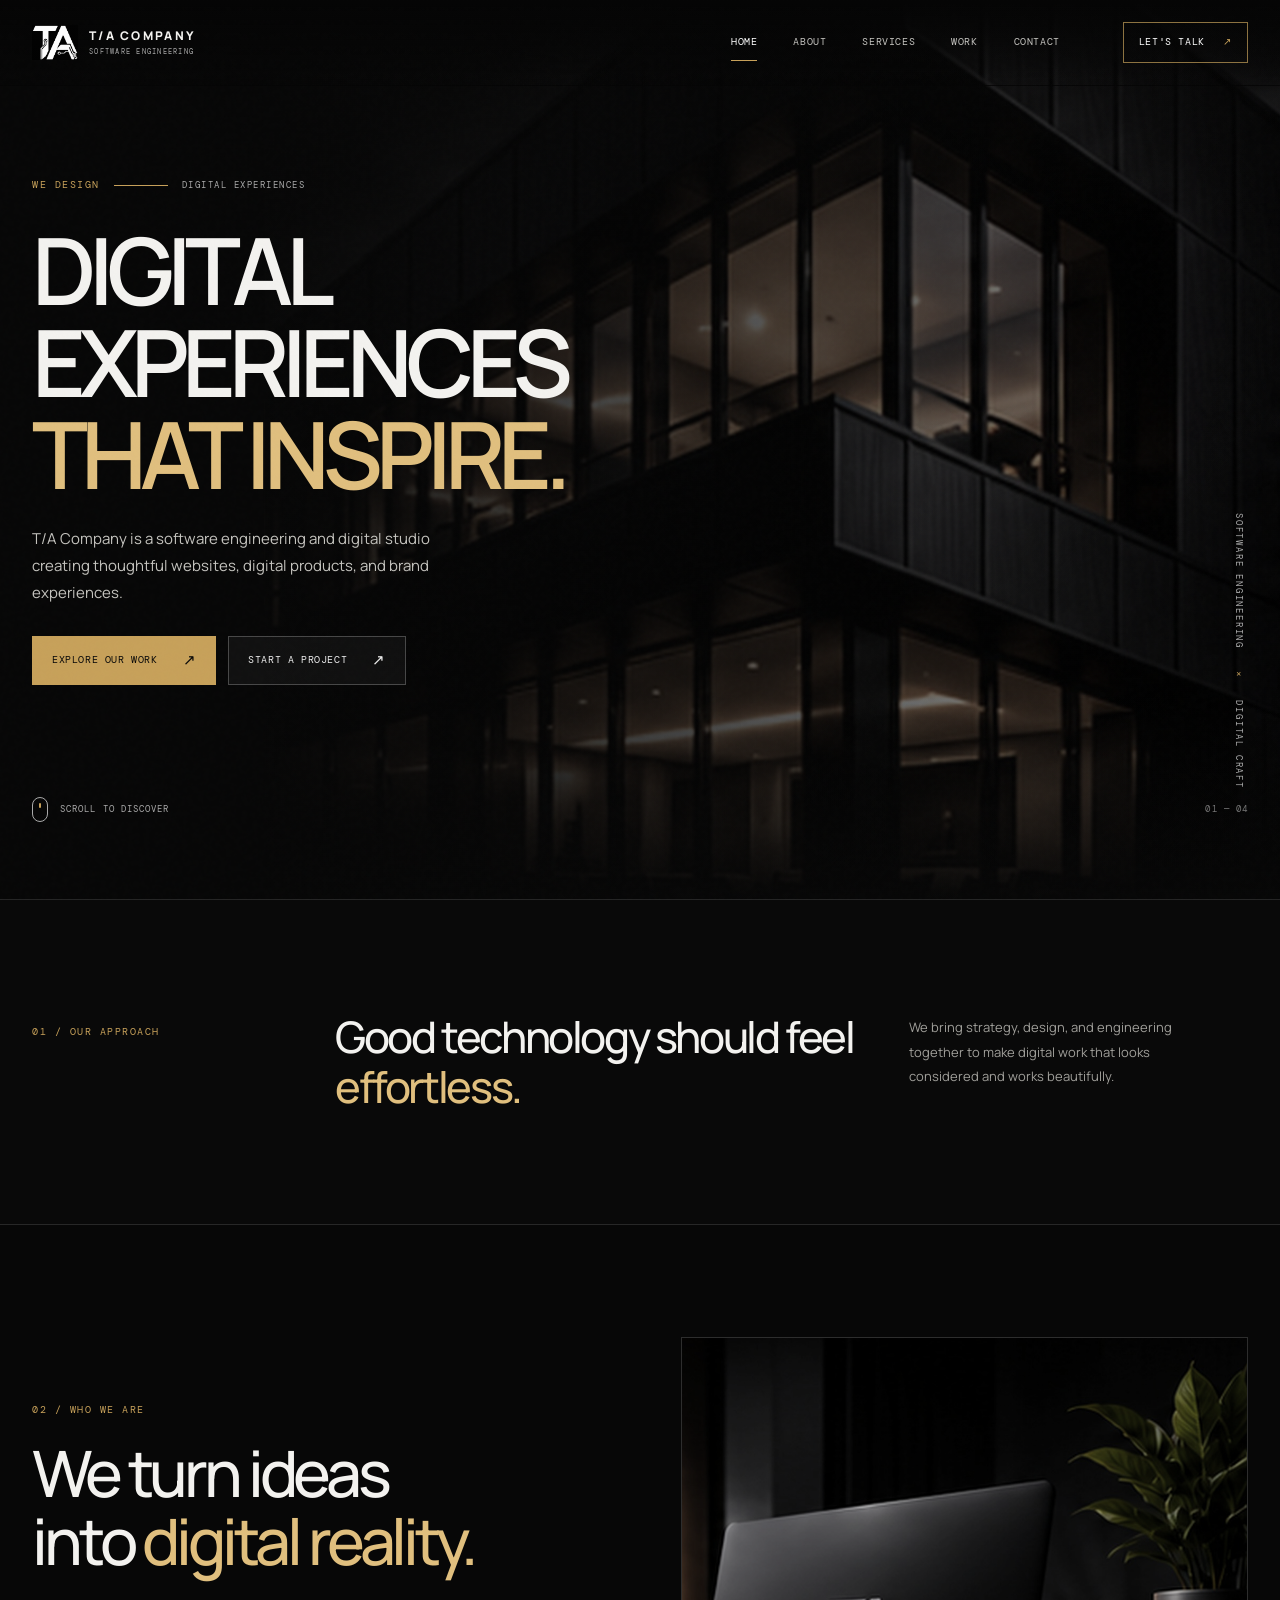
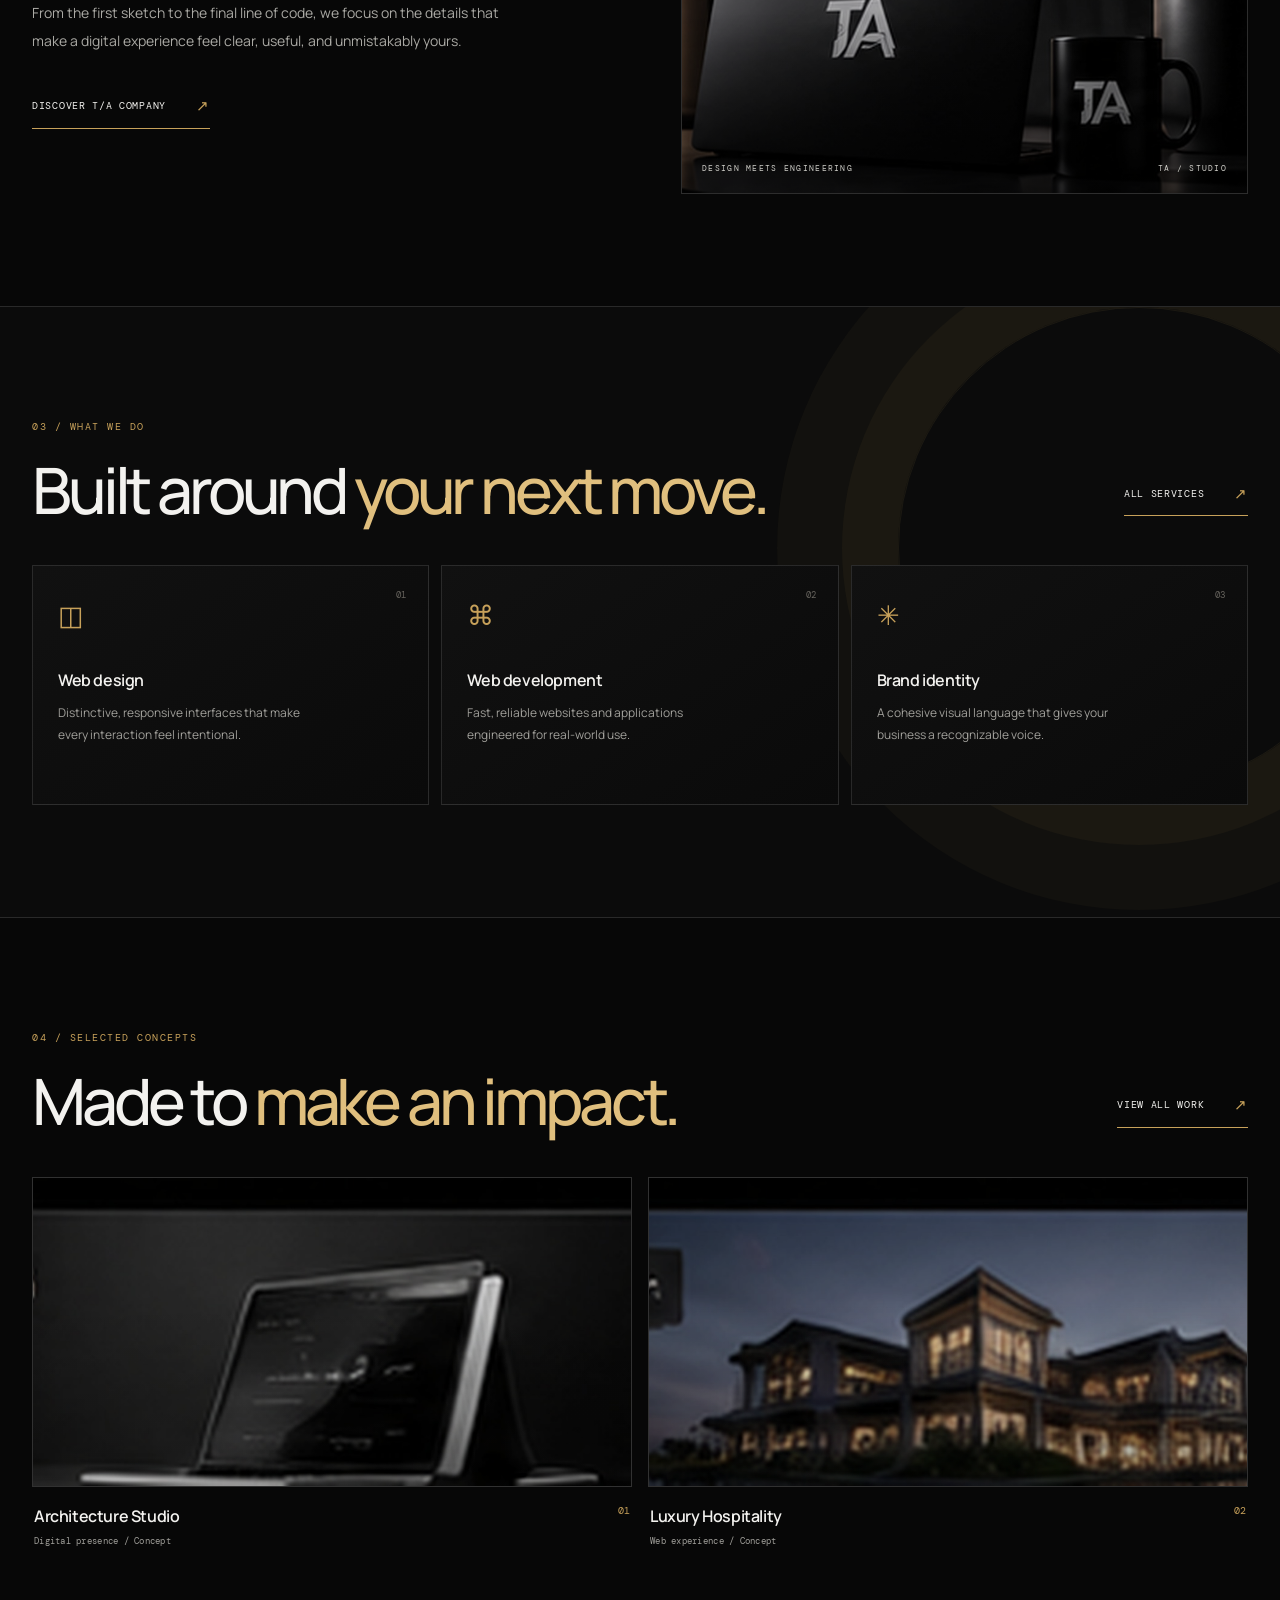
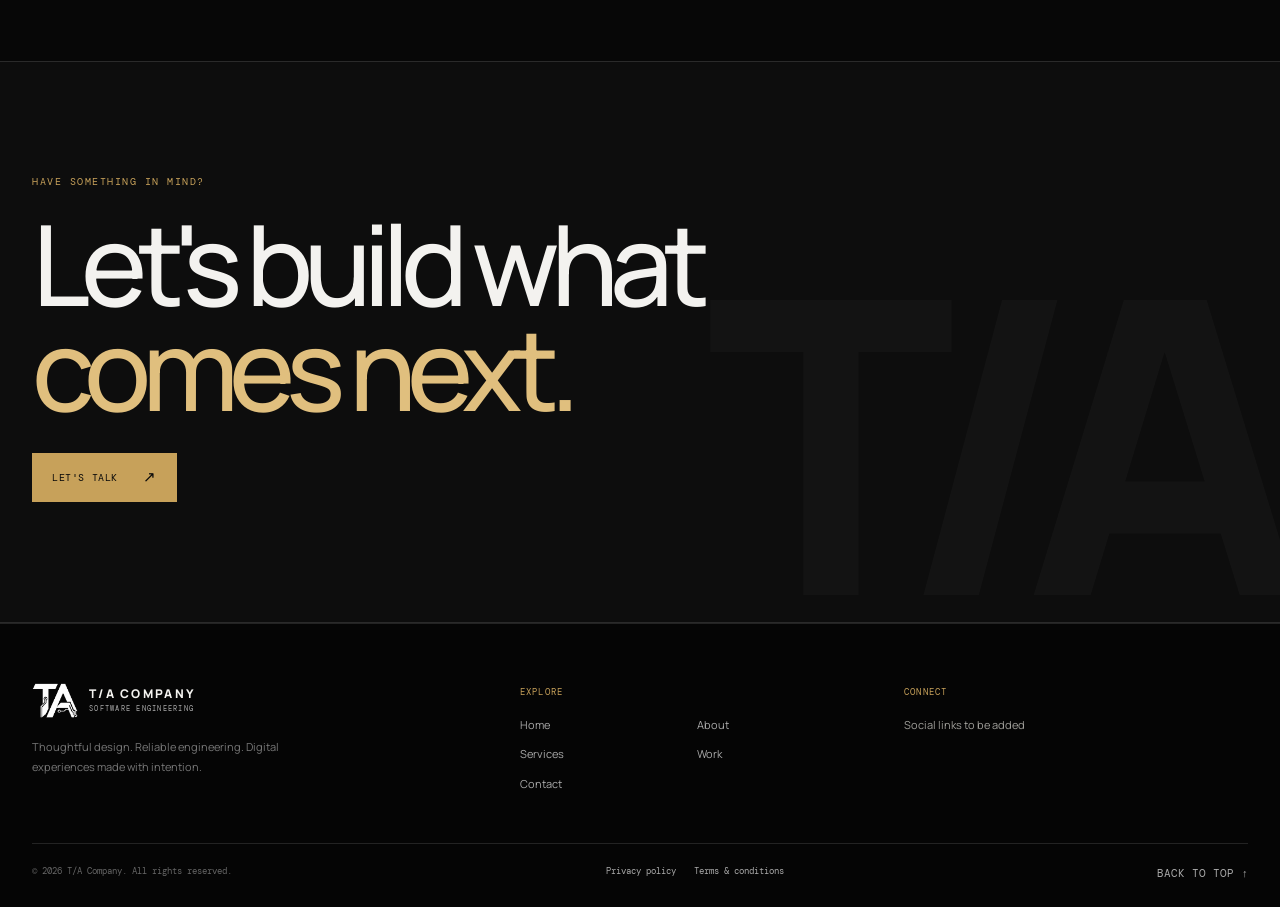
<file: index.html>
<!doctype html>
<html lang="en">
<head>
  <meta charset="utf-8"><meta name="viewport" content="width=device-width, initial-scale=1">
  <meta name="theme-color" content="#070707"><meta name="description" content="T/A Company — software engineering, web design and digital experiences built with clarity and precision.">
  <meta property="og:title" content="T/A Company — Digital experiences that inspire"><meta property="og:description" content="We design and build thoughtful digital experiences for ambitious businesses."><meta property="og:type" content="website">
  <title>T/A Company — Digital experiences that inspire</title><link rel="icon" href="assets/images/ta-mark.jpg"><link rel="stylesheet" href="assets/css/styles.css">
</head>
<body data-page="home">
  <div data-site-header></div>
  <main>
    <section class="hero" id="home">
      <div class="hero-image" role="img" aria-label="Contemporary dark glass architecture illuminated at night"></div>
      <div class="hero-shade"></div><div class="hero-grid"></div>
      <div class="container hero-content">
        <div class="eyebrow reveal"><span>WE DESIGN</span><i></i><span class="eyebrow-note">DIGITAL EXPERIENCES</span></div>
        <h1 class="hero-title reveal">Digital experiences<br><em>that inspire.</em></h1>
        <p class="hero-copy reveal">T/A Company is a software engineering and digital studio creating thoughtful websites, digital products, and brand experiences.</p>
        <div class="hero-actions reveal"><a class="button button-primary" href="work.html">Explore our work <span>↗</span></a><a class="button button-ghost" href="contact.html">Start a project <span>↗</span></a></div>
        <div class="hero-bottom reveal"><span class="scroll-mark"><b></b></span><span>SCROLL TO DISCOVER</span><span class="hero-index">01 — 04</span></div>
      </div>
      <div class="hero-side-label">SOFTWARE ENGINEERING <span>×</span> DIGITAL CRAFT</div>
    </section>

    <section class="intro-strip section-pad">
      <div class="container intro-grid"><p class="section-kicker">01 / OUR APPROACH</p><h2>Good technology should feel <span>effortless.</span></h2><p class="intro-aside">We bring strategy, design, and engineering together to make digital work that looks considered and works beautifully.</p></div>
    </section>

    <section class="home-about section-pad">
      <div class="container split-layout">
        <div class="section-copy reveal"><p class="section-kicker">02 / WHO WE ARE</p><h2 class="section-title">We turn ideas<br>into <span>digital reality.</span></h2><p class="body-copy">From the first sketch to the final line of code, we focus on the details that make a digital experience feel clear, useful, and unmistakably yours.</p><a class="text-link" href="about.html">Discover T/A Company <span>↗</span></a></div>
        <figure class="image-frame reveal"><img src="assets/images/about-workspace.jpg" alt="Minimal workspace with a T/A branded laptop and desk accessories" loading="lazy"><figcaption><span>DESIGN MEETS ENGINEERING</span><span>TA / STUDIO</span></figcaption></figure>
      </div>
    </section>

    <section class="services-preview section-pad">
      <div class="container"><div class="section-heading reveal"><div><p class="section-kicker">03 / WHAT WE DO</p><h2 class="section-title">Built around <span>your next move.</span></h2></div><a class="text-link desktop-link" href="services.html">All services <span>↗</span></a></div>
        <div class="service-grid">
          <a class="service-card reveal" href="services.html#web-design"><span class="service-number">01</span><span class="service-icon">◫</span><h3>Web design</h3><p>Distinctive, responsive interfaces that make every interaction feel intentional.</p><span class="card-arrow">↗</span></a>
          <a class="service-card reveal" href="services.html#development"><span class="service-number">02</span><span class="service-icon">⌘</span><h3>Web development</h3><p>Fast, reliable websites and applications engineered for real-world use.</p><span class="card-arrow">↗</span></a>
          <a class="service-card reveal" href="services.html#branding"><span class="service-number">03</span><span class="service-icon">✳</span><h3>Brand identity</h3><p>A cohesive visual language that gives your business a recognizable voice.</p><span class="card-arrow">↗</span></a>
        </div><div class="mobile-link reveal"><a class="text-link" href="services.html">Explore all services <span>↗</span></a></div>
      </div>
    </section>

    <section class="work-preview section-pad">
      <div class="container"><div class="section-heading reveal"><div><p class="section-kicker">04 / SELECTED CONCEPTS</p><h2 class="section-title">Made to <span>make an impact.</span></h2></div><a class="text-link desktop-link" href="work.html">View all work <span>↗</span></a></div>
        <div class="project-grid project-grid-home">
          <a class="project-card reveal" href="project.html?slug=architecture"><div class="project-image"><img src="assets/images/project-architecture.jpg" alt="Architecture website concept preview" loading="lazy"><span class="project-open">VIEW CONCEPT ↗</span></div><div class="project-meta"><div><h3>Architecture Studio</h3><p>Digital presence / Concept</p></div><span>01</span></div></a>
          <a class="project-card reveal" href="project.html?slug=hospitality"><div class="project-image"><img src="assets/images/project-hotel.jpg" alt="Luxury hospitality website concept preview" loading="lazy"><span class="project-open">VIEW CONCEPT ↗</span></div><div class="project-meta"><div><h3>Luxury Hospitality</h3><p>Web experience / Concept</p></div><span>02</span></div></a>
        </div>
      </div>
    </section>
    <section class="cta-band"><div class="container cta-inner reveal"><p class="section-kicker">HAVE SOMETHING IN MIND?</p><h2>Let's build what<br><span>comes next.</span></h2><a class="button button-primary" href="contact.html">Let's talk <span>↗</span></a><div class="cta-watermark" aria-hidden="true">T/A</div></div></section>
  </main>
  <div data-site-footer></div><script src="assets/js/config.js"></script><script src="assets/js/app.js" defer></script>
</body></html>
</file>
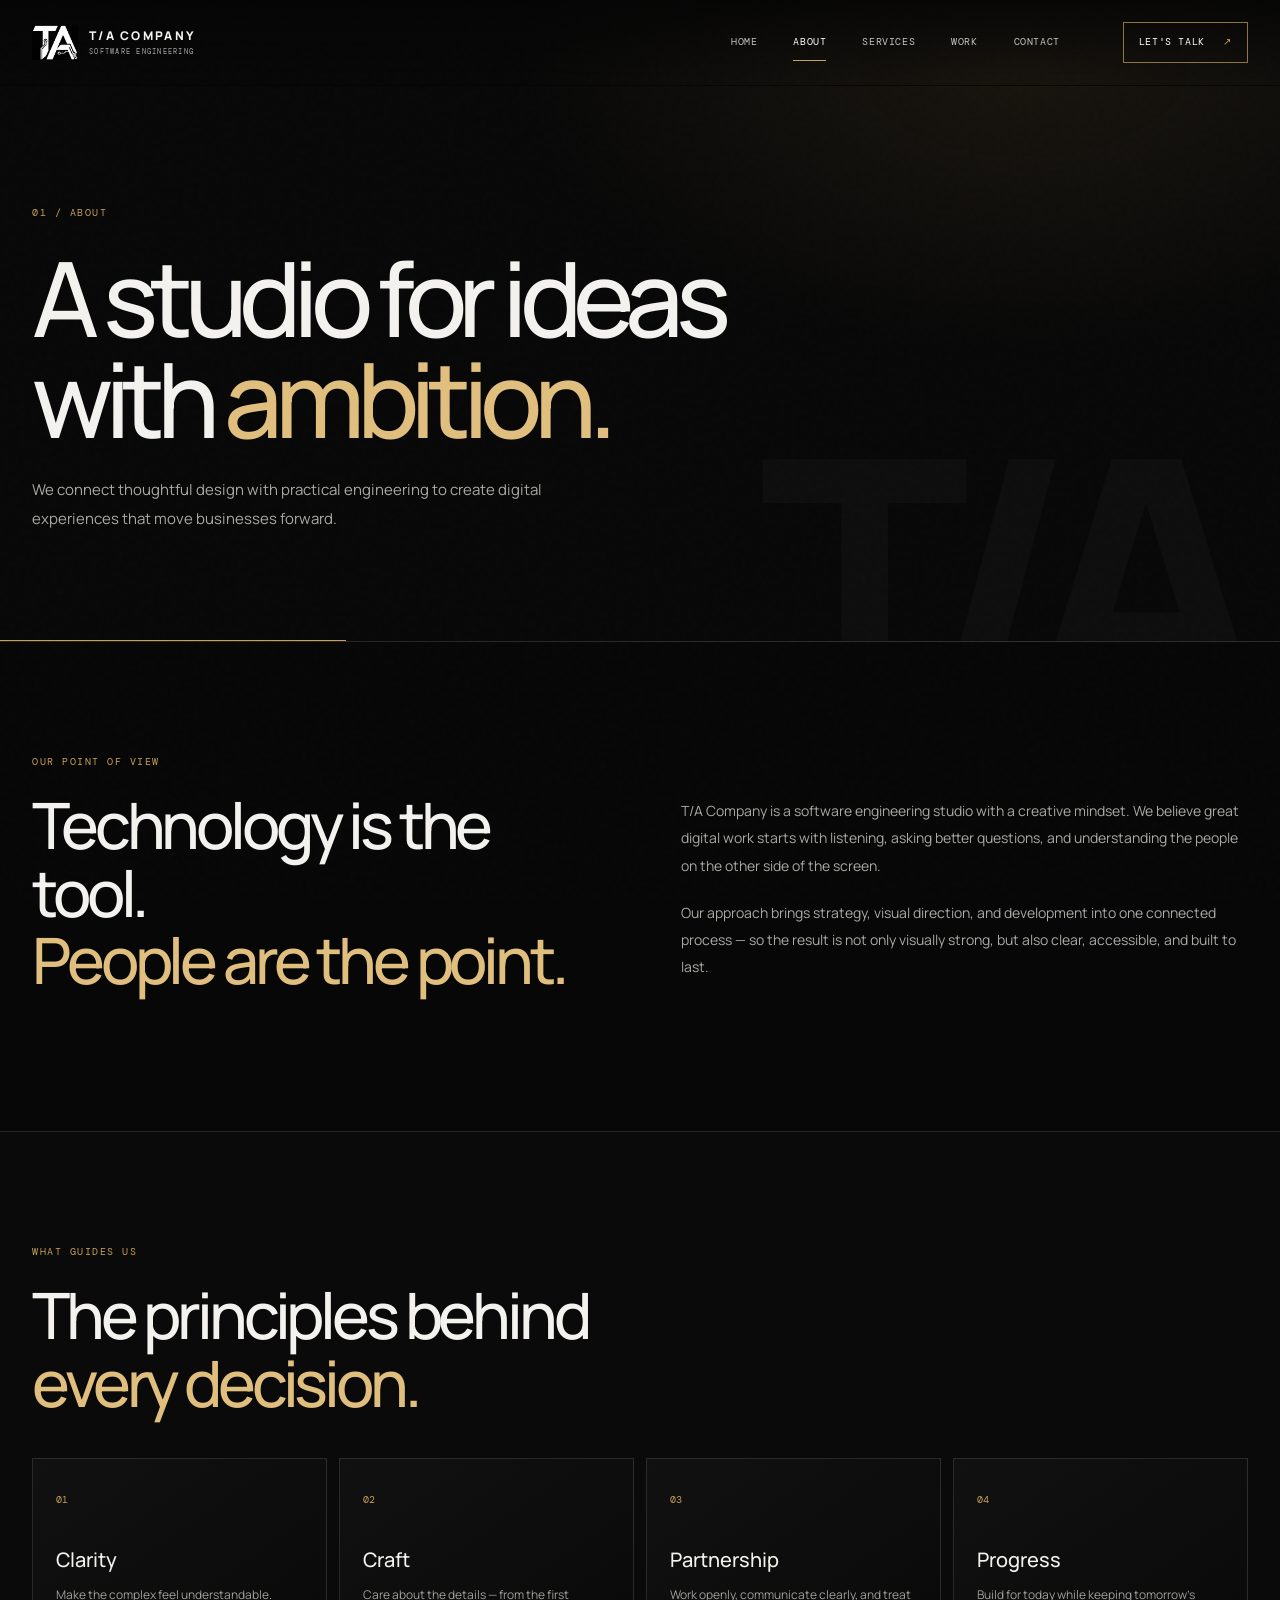
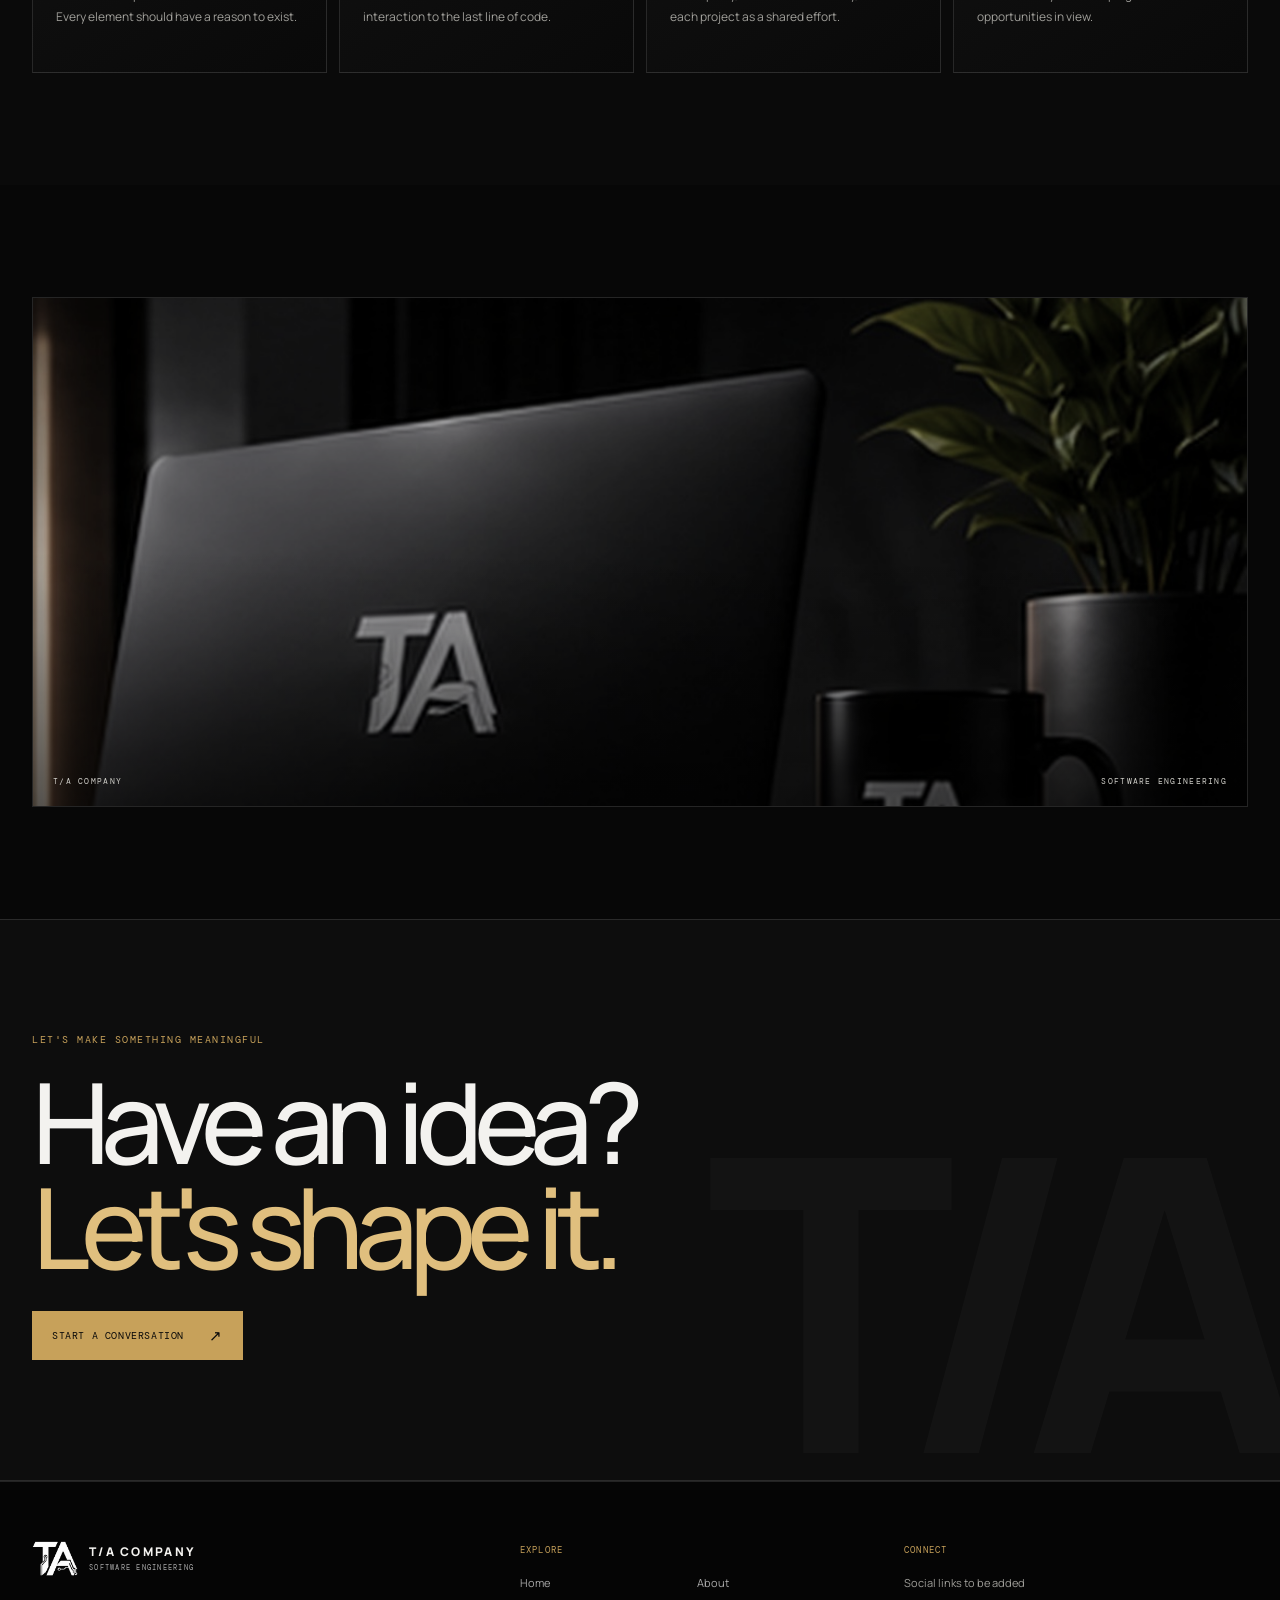
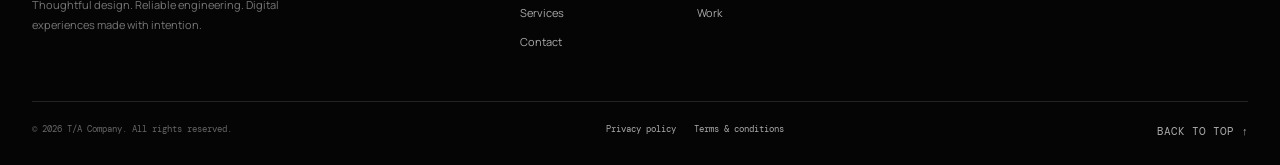
<file: about.html>
<!doctype html>
<html lang="en"><head><meta charset="utf-8"><meta name="viewport" content="width=device-width, initial-scale=1"><meta name="theme-color" content="#070707"><meta name="description" content="Get to know T/A Company: a software engineering and digital studio focused on thoughtful digital experiences."><title>About — T/A Company</title><link rel="icon" href="assets/images/ta-mark.jpg"><link rel="stylesheet" href="assets/css/styles.css"></head>
<body data-page="about"><div data-site-header></div><main>
  <section class="page-hero compact-hero"><div class="container"><p class="section-kicker reveal">01 / ABOUT</p><h1 class="page-title reveal">A studio for ideas<br>with <span>ambition.</span></h1><p class="page-lead reveal">We connect thoughtful design with practical engineering to create digital experiences that move businesses forward.</p></div><div class="page-hero-line"></div></section>
  <section class="section-pad about-story"><div class="container split-layout"><div class="section-copy reveal"><p class="section-kicker">OUR POINT OF VIEW</p><h2 class="section-title">Technology is the tool.<br><span>People are the point.</span></h2></div><div class="story-text reveal"><p class="body-copy">T/A Company is a software engineering studio with a creative mindset. We believe great digital work starts with listening, asking better questions, and understanding the people on the other side of the screen.</p><p class="body-copy">Our approach brings strategy, visual direction, and development into one connected process — so the result is not only visually strong, but also clear, accessible, and built to last.</p></div></div></section>
  <section class="section-pad values-section"><div class="container"><div class="section-heading reveal"><div><p class="section-kicker">WHAT GUIDES US</p><h2 class="section-title">The principles behind<br><span>every decision.</span></h2></div></div><div class="values-grid"><article class="value-card reveal"><span>01</span><h3>Clarity</h3><p>Make the complex feel understandable. Every element should have a reason to exist.</p></article><article class="value-card reveal"><span>02</span><h3>Craft</h3><p>Care about the details — from the first interaction to the last line of code.</p></article><article class="value-card reveal"><span>03</span><h3>Partnership</h3><p>Work openly, communicate clearly, and treat each project as a shared effort.</p></article><article class="value-card reveal"><span>04</span><h3>Progress</h3><p>Build for today while keeping tomorrow's opportunities in view.</p></article></div></div></section>
  <section class="section-pad about-image-section"><div class="container"><figure class="wide-image reveal"><img src="assets/images/about-workspace.jpg" alt="T/A branded creative workspace" loading="lazy"><figcaption><span>T/A COMPANY</span><span>SOFTWARE ENGINEERING</span></figcaption></figure></div></section>
  <section class="cta-band"><div class="container cta-inner reveal"><p class="section-kicker">LET'S MAKE SOMETHING MEANINGFUL</p><h2>Have an idea?<br><span>Let's shape it.</span></h2><a class="button button-primary" href="contact.html">Start a conversation <span>↗</span></a><div class="cta-watermark" aria-hidden="true">T/A</div></div></section>
</main><div data-site-footer></div><script src="assets/js/config.js"></script><script src="assets/js/app.js" defer></script></body></html>
</file>
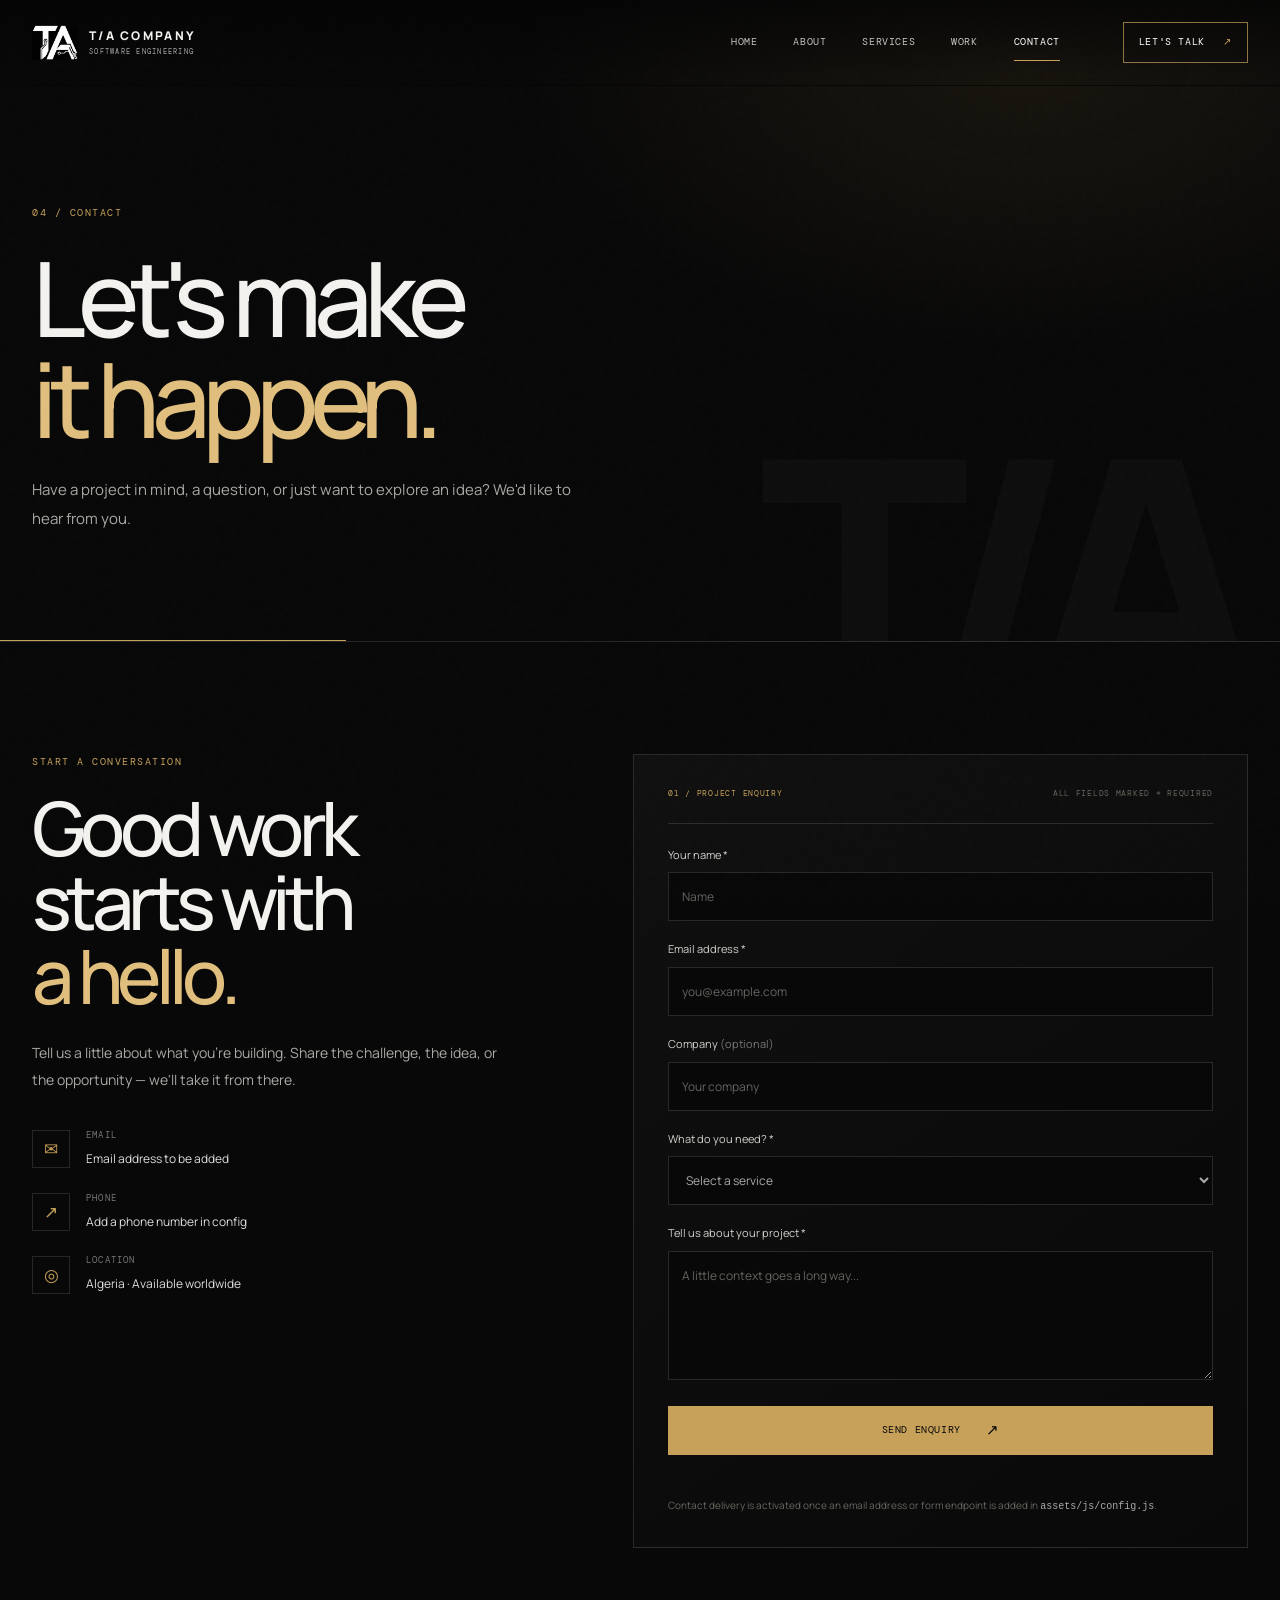
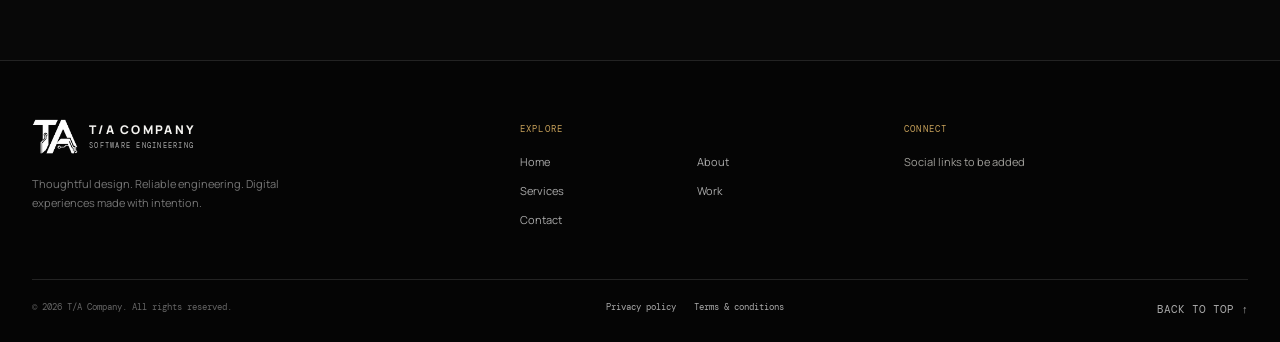
<file: contact.html>
<!doctype html>
<html lang="en"><head><meta charset="utf-8"><meta name="viewport" content="width=device-width, initial-scale=1"><meta name="theme-color" content="#070707"><meta name="description" content="Start a conversation with T/A Company about your next website, brand, or digital product."><title>Contact — T/A Company</title><link rel="icon" href="assets/images/ta-mark.jpg"><link rel="stylesheet" href="assets/css/styles.css"></head>
<body data-page="contact"><div data-site-header></div><main>
  <section class="page-hero compact-hero"><div class="container"><p class="section-kicker reveal">04 / CONTACT</p><h1 class="page-title reveal">Let's make<br><span>it happen.</span></h1><p class="page-lead reveal">Have a project in mind, a question, or just want to explore an idea? We'd like to hear from you.</p></div><div class="page-hero-line"></div></section>
  <section class="section-pad contact-section"><div class="container contact-layout"><div class="contact-copy reveal"><p class="section-kicker">START A CONVERSATION</p><h2>Good work<br>starts with<br><span>a hello.</span></h2><p class="body-copy">Tell us a little about what you're building. Share the challenge, the idea, or the opportunity — we'll take it from there.</p><div class="contact-detail" id="contact-email-row"><span class="detail-icon">✉</span><div><small>EMAIL</small><a id="contact-email" href="#">Configure contact email</a></div></div><div class="contact-detail" id="contact-phone-row"><span class="detail-icon">↗</span><div><small>PHONE</small><span id="contact-phone">Add a phone number in config</span></div></div><div class="contact-detail"><span class="detail-icon">◎</span><div><small>LOCATION</small><span>Algeria · Available worldwide</span></div></div></div>
    <form class="contact-form reveal" id="contact-form" novalidate><div class="form-heading"><span>01 / PROJECT ENQUIRY</span><span>ALL FIELDS MARKED * REQUIRED</span></div><div class="form-row"><label for="name">Your name *</label><input id="name" name="name" type="text" autocomplete="name" placeholder="Name" required minlength="2"></div><div class="form-row"><label for="email">Email address *</label><input id="email" name="email" type="email" autocomplete="email" placeholder="you@example.com" required></div><div class="form-row"><label for="company">Company <span>(optional)</span></label><input id="company" name="company" type="text" autocomplete="organization" placeholder="Your company"></div><div class="form-row"><label for="type">What do you need? *</label><select id="type" name="type" required><option value="" disabled selected>Select a service</option><option>Web design</option><option>Web development</option><option>Brand identity</option><option>UI / UX design</option><option>SEO optimization</option><option>Maintenance</option><option>Something else</option></select></div><div class="form-row"><label for="message">Tell us about your project *</label><textarea id="message" name="message" rows="5" placeholder="A little context goes a long way..." required minlength="10"></textarea></div><button class="button button-primary form-submit" type="submit">Send enquiry <span>↗</span></button><p class="form-status" id="form-status" role="status" aria-live="polite"></p><p class="form-config-note">Contact delivery is activated once an email address or form endpoint is added in <code>assets/js/config.js</code>.</p></form>
  </div></section>
</main><div data-site-footer></div><script src="assets/js/config.js"></script><script src="assets/js/app.js" defer></script></body></html>
</file>
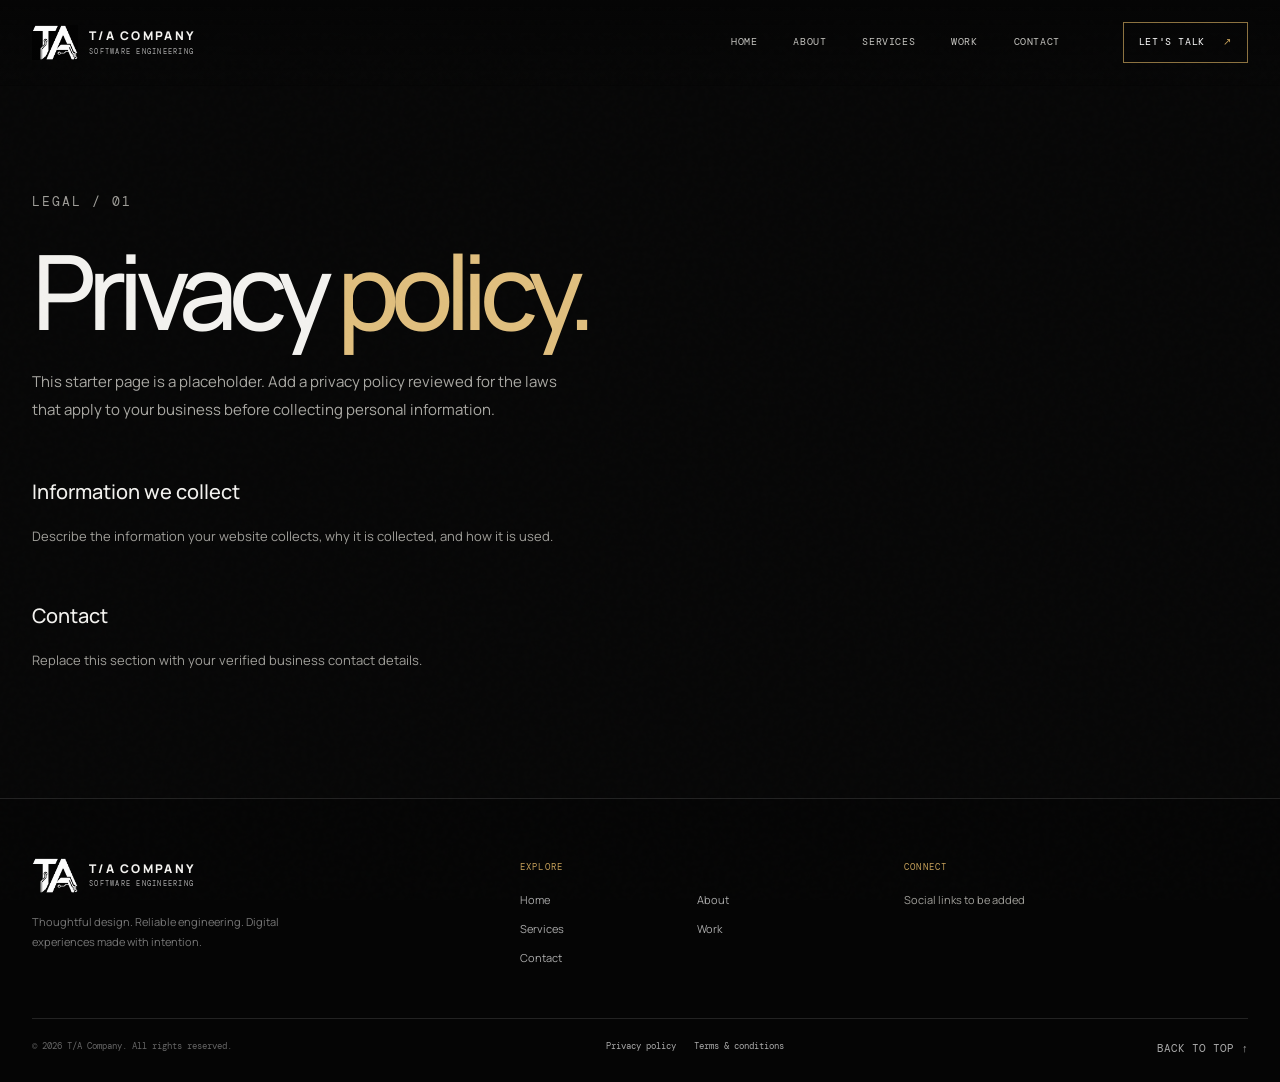
<file: privacy.html>
<!doctype html><html lang="en"><head><meta charset="utf-8"><meta name="viewport" content="width=device-width, initial-scale=1"><title>Privacy policy — T/A Company</title><link rel="stylesheet" href="assets/css/styles.css"></head><body data-page="legal"><div data-site-header></div><main class="legal-page container section-pad"><p class="section-kicker">LEGAL / 01</p><h1 class="page-title">Privacy <span>policy.</span></h1><p class="page-lead">This starter page is a placeholder. Add a privacy policy reviewed for the laws that apply to your business before collecting personal information.</p><h2>Information we collect</h2><p>Describe the information your website collects, why it is collected, and how it is used.</p><h2>Contact</h2><p>Replace this section with your verified business contact details.</p></main><div data-site-footer></div><script src="assets/js/config.js"></script><script src="assets/js/app.js" defer></script></body></html>
</file>
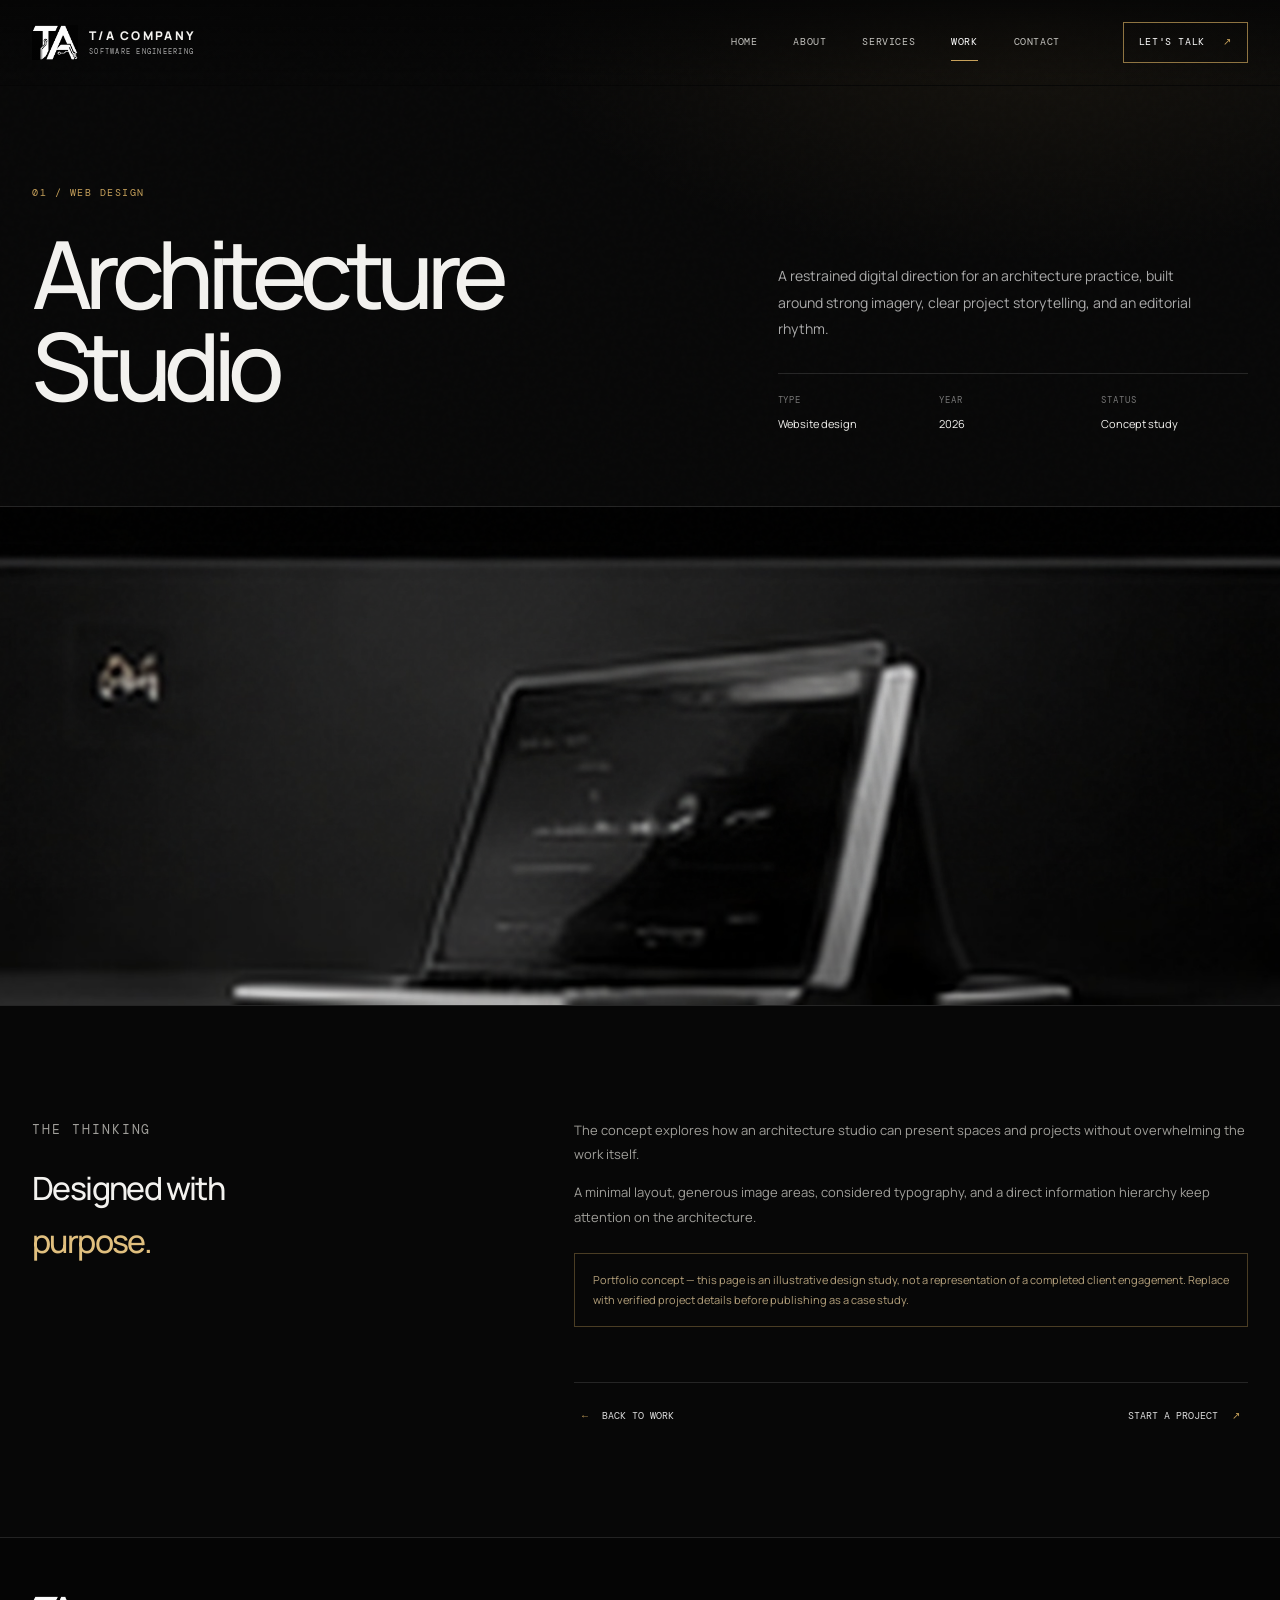
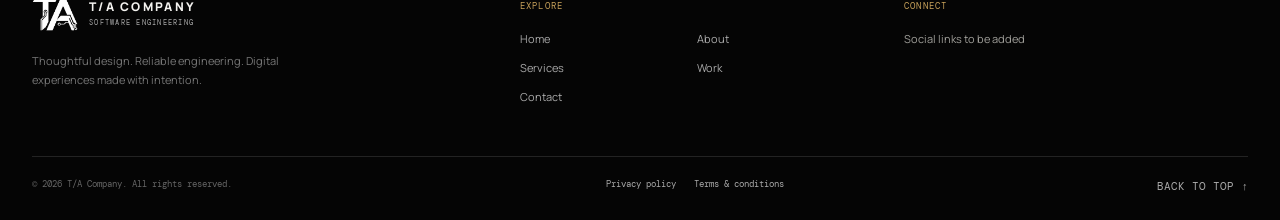
<file: project.html>
<!doctype html>
<html lang="en"><head><meta charset="utf-8"><meta name="viewport" content="width=device-width, initial-scale=1"><meta name="theme-color" content="#070707"><meta name="description" content="Explore a T/A Company project concept."><title>Project — T/A Company</title><link rel="icon" href="assets/images/ta-mark.jpg"><link rel="stylesheet" href="assets/css/styles.css"></head>
<body data-page="project"><div data-site-header></div><main id="project-detail"><section class="page-hero compact-hero"><div class="container"><p class="section-kicker">PORTFOLIO / CONCEPT</p><h1 class="page-title">Project <span>details.</span></h1><p class="page-lead">Loading project...</p></div></section></main><div data-site-footer></div><script src="assets/js/config.js"></script><script src="assets/js/app.js" defer></script></body></html>
</file>
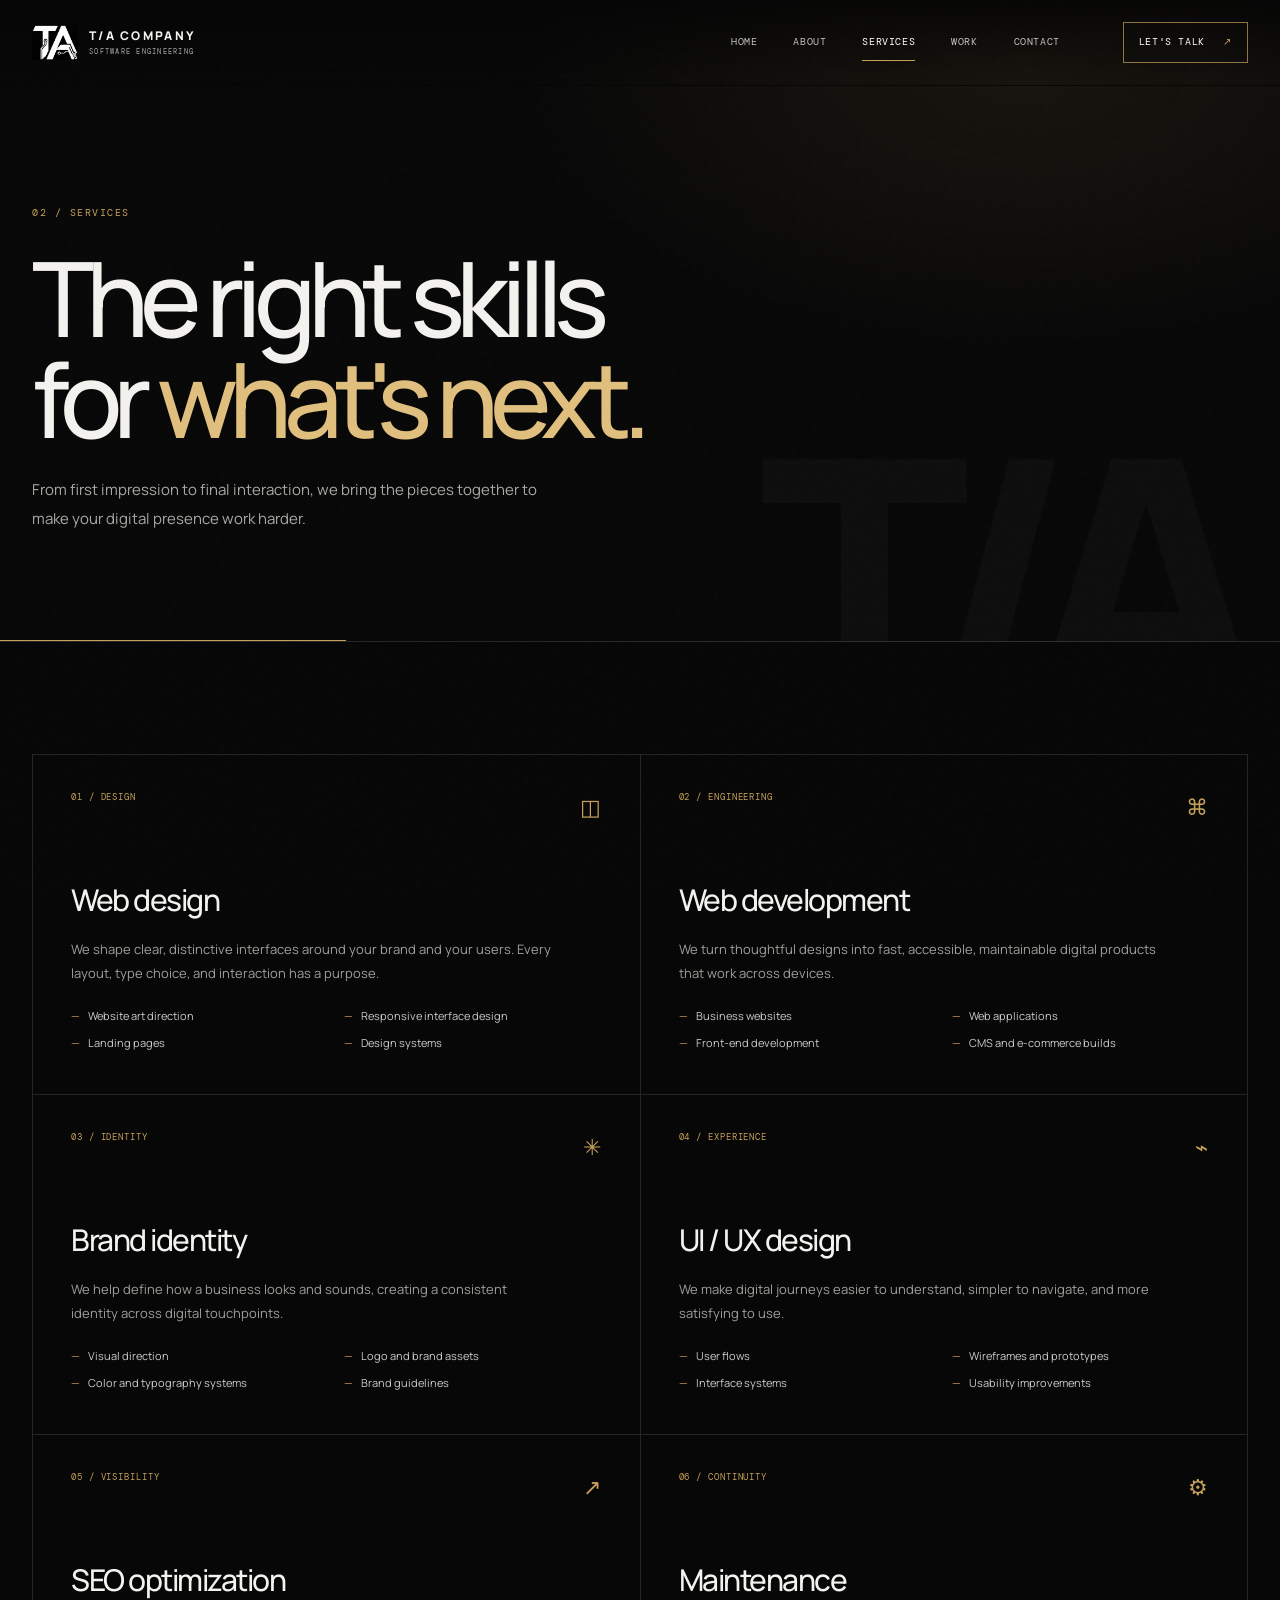
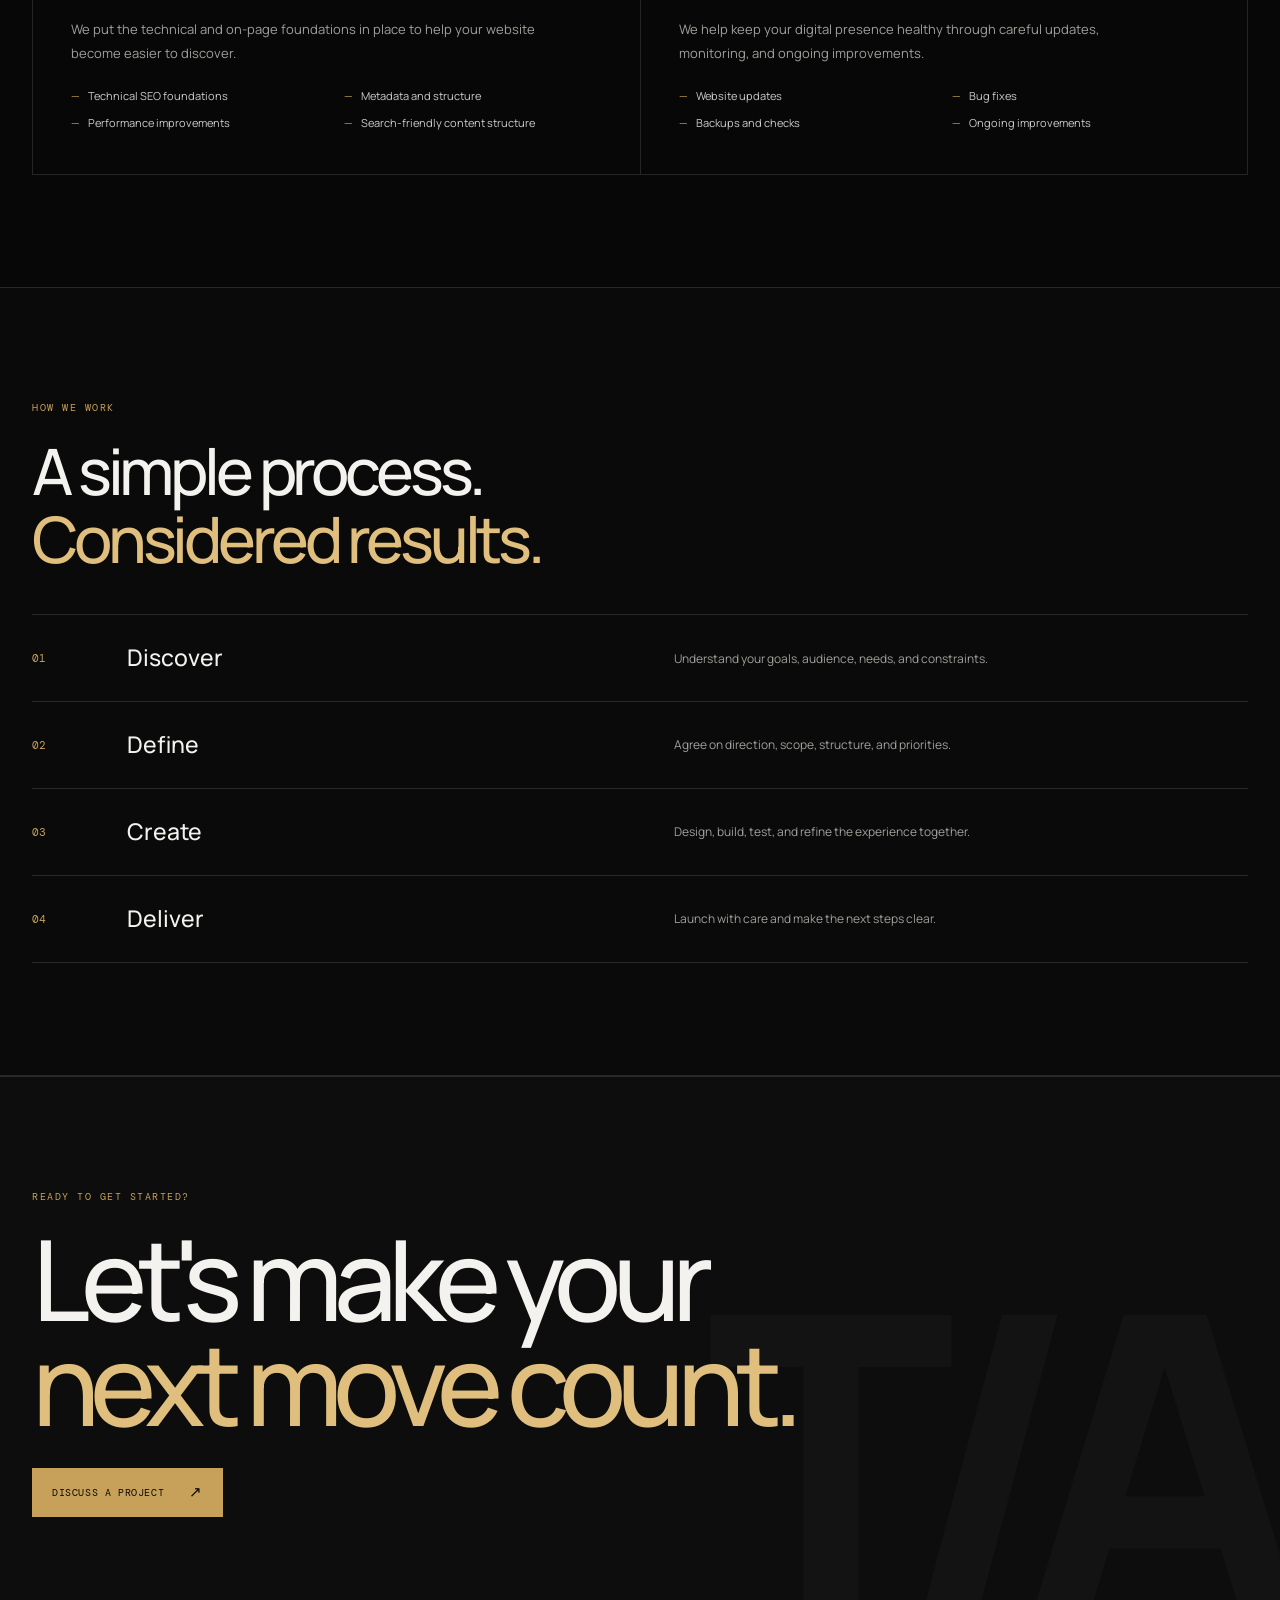
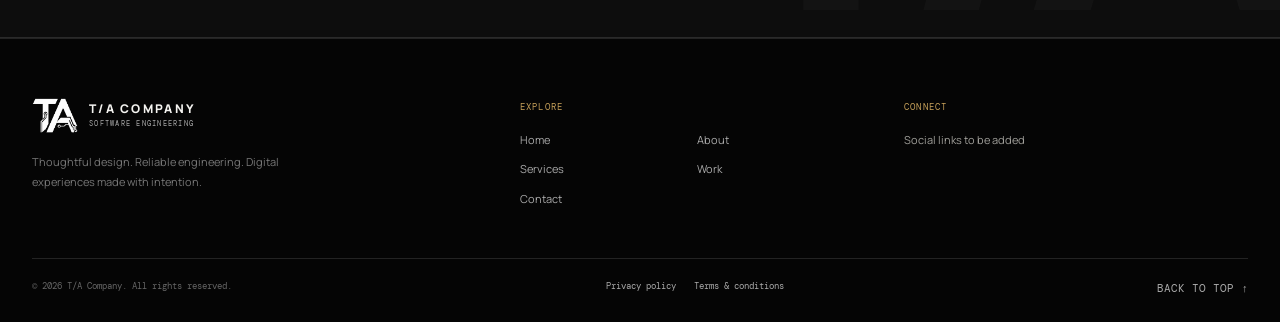
<file: services.html>
<!doctype html>
<html lang="en"><head><meta charset="utf-8"><meta name="viewport" content="width=device-width, initial-scale=1"><meta name="theme-color" content="#070707"><meta name="description" content="Explore T/A Company services: web design, web development, branding, UI/UX, SEO, and website care."><title>Services — T/A Company</title><link rel="icon" href="assets/images/ta-mark.jpg"><link rel="stylesheet" href="assets/css/styles.css"></head>
<body data-page="services"><div data-site-header></div><main>
  <section class="page-hero compact-hero"><div class="container"><p class="section-kicker reveal">02 / SERVICES</p><h1 class="page-title reveal">The right skills<br>for <span>what's next.</span></h1><p class="page-lead reveal">From first impression to final interaction, we bring the pieces together to make your digital presence work harder.</p></div><div class="page-hero-line"></div></section>
  <section class="section-pad services-page"><div class="container"><div class="service-detail-grid">
    <article class="service-detail reveal" id="web-design"><div class="detail-top"><span>01 / DESIGN</span><b>◫</b></div><h2>Web design</h2><p>We shape clear, distinctive interfaces around your brand and your users. Every layout, type choice, and interaction has a purpose.</p><ul><li>Website art direction</li><li>Responsive interface design</li><li>Landing pages</li><li>Design systems</li></ul></article>
    <article class="service-detail reveal" id="development"><div class="detail-top"><span>02 / ENGINEERING</span><b>⌘</b></div><h2>Web development</h2><p>We turn thoughtful designs into fast, accessible, maintainable digital products that work across devices.</p><ul><li>Business websites</li><li>Web applications</li><li>Front-end development</li><li>CMS and e-commerce builds</li></ul></article>
    <article class="service-detail reveal" id="branding"><div class="detail-top"><span>03 / IDENTITY</span><b>✳</b></div><h2>Brand identity</h2><p>We help define how a business looks and sounds, creating a consistent identity across digital touchpoints.</p><ul><li>Visual direction</li><li>Logo and brand assets</li><li>Color and typography systems</li><li>Brand guidelines</li></ul></article>
    <article class="service-detail reveal" id="uiux"><div class="detail-top"><span>04 / EXPERIENCE</span><b>⌁</b></div><h2>UI / UX design</h2><p>We make digital journeys easier to understand, simpler to navigate, and more satisfying to use.</p><ul><li>User flows</li><li>Wireframes and prototypes</li><li>Interface systems</li><li>Usability improvements</li></ul></article>
    <article class="service-detail reveal" id="seo"><div class="detail-top"><span>05 / VISIBILITY</span><b>↗</b></div><h2>SEO optimization</h2><p>We put the technical and on-page foundations in place to help your website become easier to discover.</p><ul><li>Technical SEO foundations</li><li>Metadata and structure</li><li>Performance improvements</li><li>Search-friendly content structure</li></ul></article>
    <article class="service-detail reveal" id="maintenance"><div class="detail-top"><span>06 / CONTINUITY</span><b>⚙</b></div><h2>Maintenance</h2><p>We help keep your digital presence healthy through careful updates, monitoring, and ongoing improvements.</p><ul><li>Website updates</li><li>Bug fixes</li><li>Backups and checks</li><li>Ongoing improvements</li></ul></article>
  </div></div></section>
  <section class="process-section section-pad"><div class="container"><div class="section-heading reveal"><div><p class="section-kicker">HOW WE WORK</p><h2 class="section-title">A simple process.<br><span>Considered results.</span></h2></div></div><div class="process-list"><div class="process-row reveal"><span>01</span><h3>Discover</h3><p>Understand your goals, audience, needs, and constraints.</p></div><div class="process-row reveal"><span>02</span><h3>Define</h3><p>Agree on direction, scope, structure, and priorities.</p></div><div class="process-row reveal"><span>03</span><h3>Create</h3><p>Design, build, test, and refine the experience together.</p></div><div class="process-row reveal"><span>04</span><h3>Deliver</h3><p>Launch with care and make the next steps clear.</p></div></div></div></section>
  <section class="cta-band"><div class="container cta-inner reveal"><p class="section-kicker">READY TO GET STARTED?</p><h2>Let's make your<br><span>next move count.</span></h2><a class="button button-primary" href="contact.html">Discuss a project <span>↗</span></a><div class="cta-watermark" aria-hidden="true">T/A</div></div></section>
</main><div data-site-footer></div><script src="assets/js/config.js"></script><script src="assets/js/app.js" defer></script></body></html>
</file>
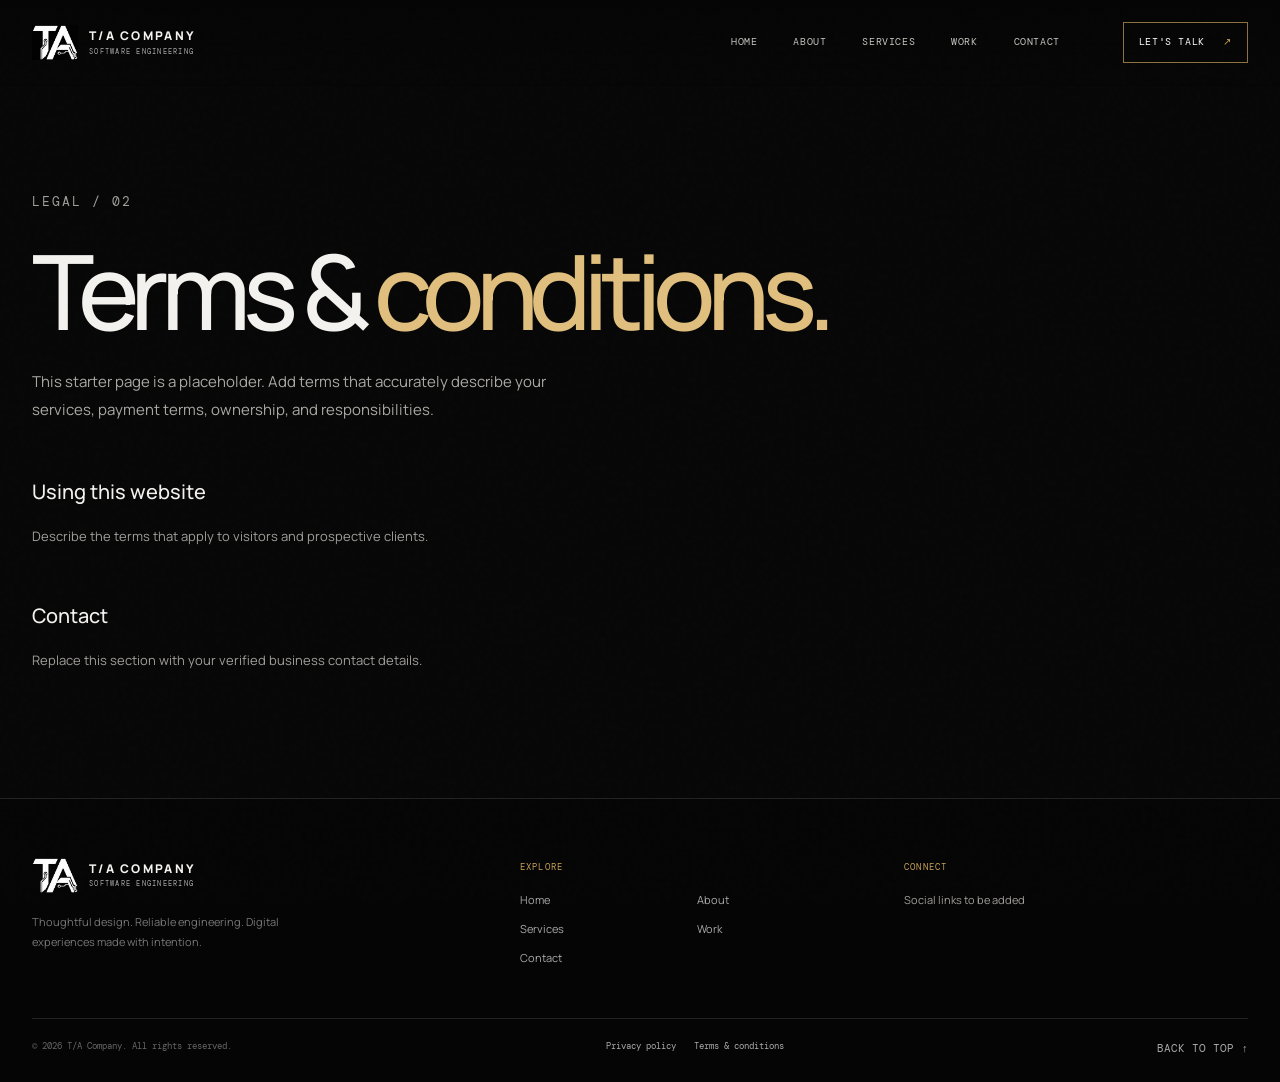
<file: terms.html>
<!doctype html><html lang="en"><head><meta charset="utf-8"><meta name="viewport" content="width=device-width, initial-scale=1"><title>Terms — T/A Company</title><link rel="stylesheet" href="assets/css/styles.css"></head><body data-page="legal"><div data-site-header></div><main class="legal-page container section-pad"><p class="section-kicker">LEGAL / 02</p><h1 class="page-title">Terms &amp; <span>conditions.</span></h1><p class="page-lead">This starter page is a placeholder. Add terms that accurately describe your services, payment terms, ownership, and responsibilities.</p><h2>Using this website</h2><p>Describe the terms that apply to visitors and prospective clients.</p><h2>Contact</h2><p>Replace this section with your verified business contact details.</p></main><div data-site-footer></div><script src="assets/js/config.js"></script><script src="assets/js/app.js" defer></script></body></html>
</file>
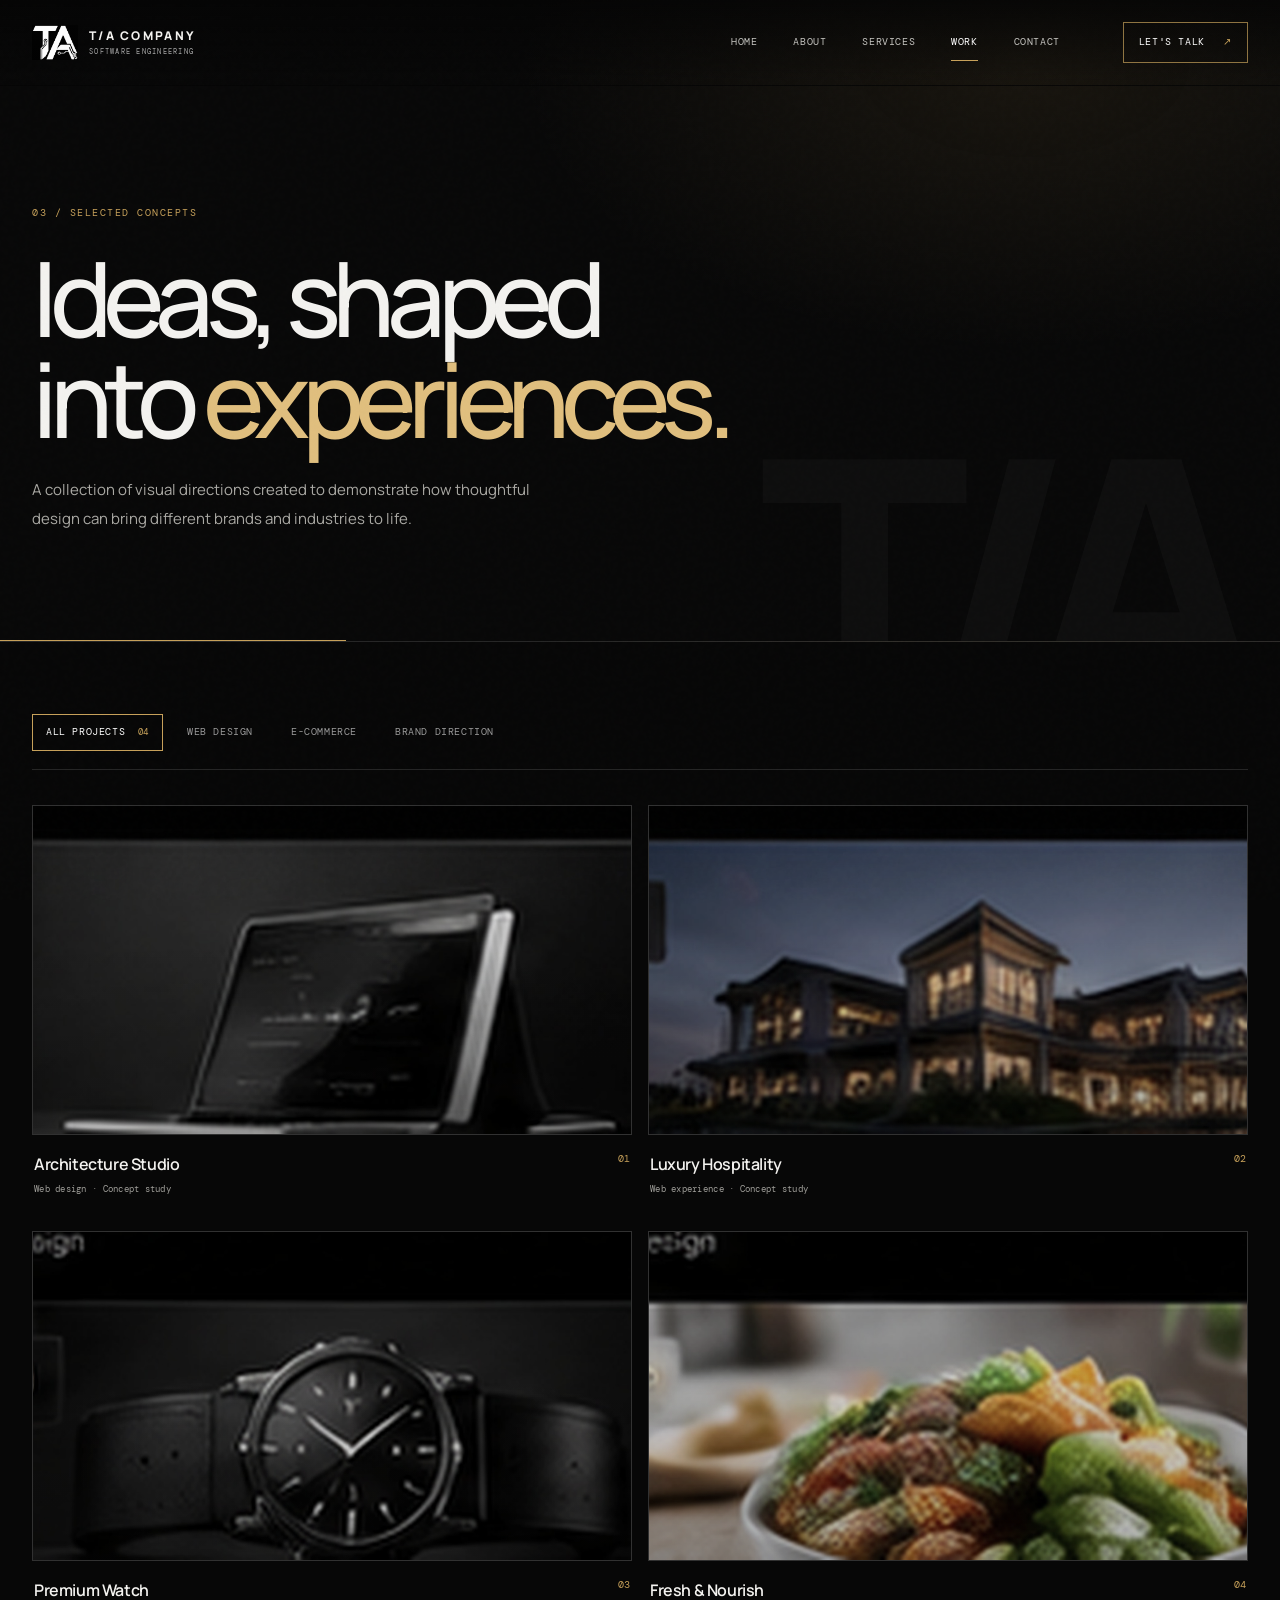
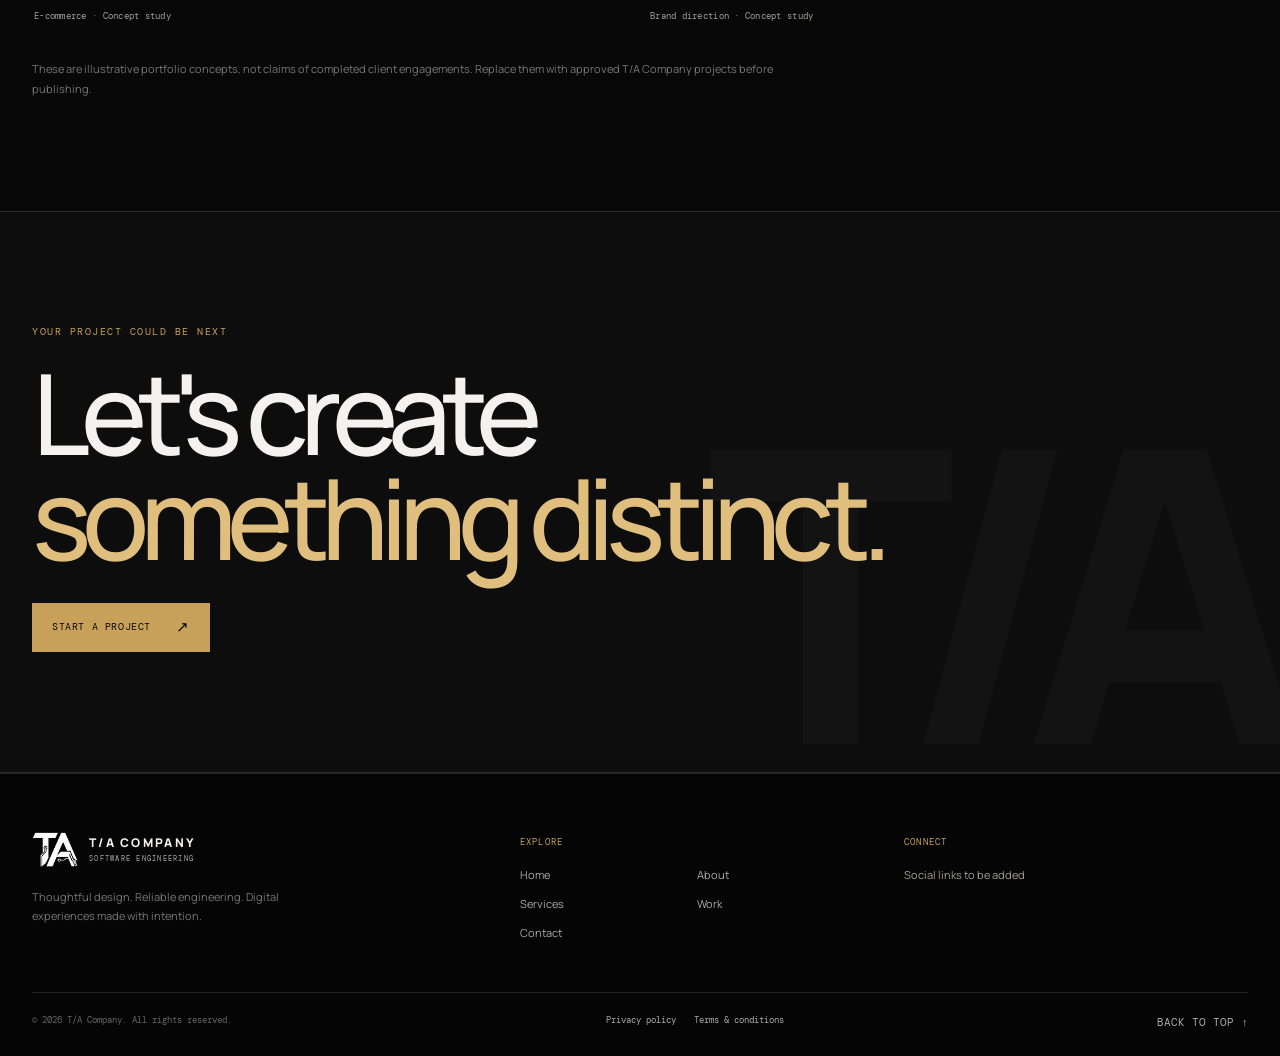
<file: work.html>
<!doctype html>
<html lang="en"><head><meta charset="utf-8"><meta name="viewport" content="width=device-width, initial-scale=1"><meta name="theme-color" content="#070707"><meta name="description" content="Explore selected visual concepts and digital directions by T/A Company."><title>Selected Work — T/A Company</title><link rel="icon" href="assets/images/ta-mark.jpg"><link rel="stylesheet" href="assets/css/styles.css"></head>
<body data-page="work"><div data-site-header></div><main>
  <section class="page-hero compact-hero"><div class="container"><p class="section-kicker reveal">03 / SELECTED CONCEPTS</p><h1 class="page-title reveal">Ideas, shaped<br>into <span>experiences.</span></h1><p class="page-lead reveal">A collection of visual directions created to demonstrate how thoughtful design can bring different brands and industries to life.</p></div><div class="page-hero-line"></div></section>
  <section class="section-pad work-page"><div class="container"><div class="filter-bar reveal" role="group" aria-label="Filter projects"><button class="filter-button is-active" data-filter="all" aria-pressed="true">All projects <span>04</span></button><button class="filter-button" data-filter="web" aria-pressed="false">Web design</button><button class="filter-button" data-filter="commerce" aria-pressed="false">E-commerce</button><button class="filter-button" data-filter="brand" aria-pressed="false">Brand direction</button></div>
    <div class="project-grid full-project-grid">
      <a class="project-card reveal" data-category="web" href="project.html?slug=architecture"><div class="project-image"><img src="assets/images/project-architecture.jpg" alt="Architecture studio digital concept" loading="lazy"><span class="project-open">EXPLORE CONCEPT ↗</span></div><div class="project-meta"><div><h3>Architecture Studio</h3><p>Web design · Concept study</p></div><span>01</span></div></a>
      <a class="project-card reveal" data-category="web" href="project.html?slug=hospitality"><div class="project-image"><img src="assets/images/project-hotel.jpg" alt="Luxury hospitality digital concept" loading="lazy"><span class="project-open">EXPLORE CONCEPT ↗</span></div><div class="project-meta"><div><h3>Luxury Hospitality</h3><p>Web experience · Concept study</p></div><span>02</span></div></a>
      <a class="project-card reveal" data-category="commerce" href="project.html?slug=watch"><div class="project-image"><img src="assets/images/project-watch.jpg" alt="Premium watch e-commerce concept" loading="lazy"><span class="project-open">EXPLORE CONCEPT ↗</span></div><div class="project-meta"><div><h3>Premium Watch</h3><p>E-commerce · Concept study</p></div><span>03</span></div></a>
      <a class="project-card reveal" data-category="brand" href="project.html?slug=food"><div class="project-image"><img src="assets/images/project-food.jpg" alt="Healthy food brand digital concept" loading="lazy"><span class="project-open">EXPLORE CONCEPT ↗</span></div><div class="project-meta"><div><h3>Fresh &amp; Nourish</h3><p>Brand direction · Concept study</p></div><span>04</span></div></a>
    </div><p class="work-note reveal">These are illustrative portfolio concepts, not claims of completed client engagements. Replace them with approved T/A Company projects before publishing.</p>
  </div></section>
  <section class="cta-band"><div class="container cta-inner reveal"><p class="section-kicker">YOUR PROJECT COULD BE NEXT</p><h2>Let's create<br><span>something distinct.</span></h2><a class="button button-primary" href="contact.html">Start a project <span>↗</span></a><div class="cta-watermark" aria-hidden="true">T/A</div></div></section>
</main><div data-site-footer></div><script src="assets/js/config.js"></script><script src="assets/js/app.js" defer></script></body></html>
</file>
<file: assets/css/styles.css>
@import url('https://fonts.googleapis.com/css2?family=DM+Mono:wght@400;500&family=Manrope:wght@400;500;600;700;800&display=swap');
:root{--bg:#070707;--panel:#0d0d0d;--panel-2:#111;--line:rgba(255,255,255,.12);--line-strong:rgba(255,255,255,.23);--text:#f3f2ef;--muted:#a09f9a;--soft:#6f6e69;--gold:#c7a15a;--gold-2:#e0bf7e;--font:'Manrope',Arial,sans-serif;--mono:'DM Mono',monospace;--max:1240px;--ease:cubic-bezier(.2,.7,.2,1)}
*{box-sizing:border-box}html{scroll-behavior:smooth;scroll-padding-top:90px}body{margin:0;background:var(--bg);color:var(--text);font-family:var(--font);font-size:15px;line-height:1.65;-webkit-font-smoothing:antialiased}body:before{content:"";position:fixed;inset:0;pointer-events:none;z-index:20;opacity:.055;background-image:url("data:image/svg+xml,%3Csvg viewBox='0 0 180 180' xmlns='http://www.w3.org/2000/svg'%3E%3Cfilter id='n'%3E%3CfeTurbulence type='fractalNoise' baseFrequency='.92' numOctaves='3' stitchTiles='stitch'/%3E%3C/filter%3E%3Crect width='100%25' height='100%25' filter='url(%23n)' opacity='.28'/%3E%3C/svg%3E")}a{color:inherit;text-decoration:none}button,input,textarea,select{font:inherit}button{cursor:pointer}img{display:block;max-width:100%}::selection{background:var(--gold);color:#090909}.container{width:min(var(--max),calc(100% - 64px));margin-inline:auto}.section-pad{padding:112px 0}.muted{color:var(--muted)}
/* Header */
.site-header{height:86px;position:fixed;z-index:100;inset:0 0 auto;background:linear-gradient(180deg,rgba(5,5,5,.82),rgba(5,5,5,0));border-bottom:1px solid transparent;transition:background .35s,border-color .35s,height .35s}.site-header.is-scrolled{height:72px;background:rgba(7,7,7,.88);backdrop-filter:blur(18px);border-color:var(--line)}.nav-shell{height:100%;width:min(1380px,calc(100% - 64px));margin:auto;display:flex;align-items:center;justify-content:space-between;gap:28px}.brand{display:flex;align-items:center;gap:11px;min-width:190px}.brand-mark{width:46px;height:42px;object-fit:contain;mix-blend-mode:screen}.brand-copy{display:flex;flex-direction:column;line-height:1.05}.brand-copy strong{font-size:12px;letter-spacing:.19em;font-weight:800}.brand-copy small{font-family:var(--mono);font-size:7px;letter-spacing:.18em;color:#aaa;margin-top:5px}.nav-links{display:flex;align-items:center;gap:36px;margin-left:auto;margin-right:35px}.nav-links a,.nav-cta{font-family:var(--mono);font-size:10px;letter-spacing:.06em;text-transform:uppercase;position:relative}.nav-links a{color:#c4c3bf;transition:color .25s}.nav-links a:after{content:"";position:absolute;left:0;bottom:-10px;width:0;height:1px;background:var(--gold);transition:width .3s var(--ease)}.nav-links a:hover,.nav-links a[aria-current="page"]{color:#fff}.nav-links a:hover:after,.nav-links a[aria-current="page"]:after{width:100%}.nav-cta{border:1px solid rgba(199,161,90,.7);padding:11px 15px;color:#fff;transition:background .25s,color .25s}.nav-cta span{color:var(--gold);padding-left:12px}.nav-cta:hover{background:var(--gold);color:#080808}.nav-cta:hover span{color:#080808}.menu-toggle{display:none;background:none;border:0;color:white;padding:10px}.menu-toggle span{display:block;width:24px;height:1px;background:#fff;margin:6px 0;transition:transform .25s}
/* Hero */
.hero{min-height:790px;height:min(100svh,960px);position:relative;overflow:hidden;display:flex;align-items:center;border-bottom:1px solid var(--line)}.hero-image{position:absolute;inset:0 0 0 22%;background-image:url('../images/hero-architecture.jpg');background-position:center 48%;background-size:cover;filter:brightness(.68) saturate(.55);transform:scale(1.035);animation:heroZoom 16s ease-in-out infinite alternate}.hero-shade{position:absolute;inset:0;background:linear-gradient(90deg,#070707 0%,rgba(7,7,7,.95) 21%,rgba(7,7,7,.62) 46%,rgba(7,7,7,.1) 100%),linear-gradient(0deg,#070707 0%,transparent 23%,rgba(0,0,0,.1) 75%,#070707 100%)}.hero-grid{position:absolute;inset:0;background-image:linear-gradient(90deg,transparent calc(25% - .5px),rgba(255,255,255,.055) 25%,transparent calc(25% + .5px),transparent calc(75% - .5px),rgba(255,255,255,.045) 75%,transparent calc(75% + .5px));pointer-events:none}.hero-content{position:relative;z-index:2;padding-top:100px}.eyebrow,.section-kicker{display:flex;align-items:center;gap:14px;font-family:var(--mono);font-size:10px;letter-spacing:.15em;color:var(--gold);text-transform:uppercase}.eyebrow i{width:54px;height:1px;background:var(--gold)}.eyebrow-note{color:#aaa;font-size:9px}.hero-title{font-size:clamp(54px,7.25vw,104px);line-height:.99;letter-spacing:-.075em;text-transform:uppercase;font-weight:600;max-width:810px;margin:30px 0 25px}.hero-title em,.section-title span,.page-title span,.cta-inner h2 span,.contact-copy h2 span,.error-page h1 span{font-style:normal;color:var(--gold-2)}.hero-copy{max-width:420px;color:#c5c4bf;font-size:15px;line-height:1.8;margin:0}.hero-actions{display:flex;gap:12px;margin-top:30px}.button{display:inline-flex;align-items:center;justify-content:center;gap:25px;min-height:49px;padding:0 19px;border:1px solid var(--line-strong);font-family:var(--mono);font-size:10px;letter-spacing:.06em;text-transform:uppercase;transition:background .3s,color .3s,border-color .3s,transform .3s}.button span{font-size:15px;transition:transform .3s}.button:hover{transform:translateY(-3px)}.button:hover span{transform:translate(3px,-2px)}.button-primary{background:var(--gold);border-color:var(--gold);color:#090909}.button-primary:hover{background:var(--gold-2);border-color:var(--gold-2)}.button-ghost{background:rgba(255,255,255,.04);color:#eee}.button-ghost:hover{border-color:var(--gold);background:rgba(199,161,90,.12)}.hero-bottom{display:flex;align-items:center;gap:12px;margin-top:112px;font-family:var(--mono);font-size:9px;letter-spacing:.12em;color:#aaa}.scroll-mark{width:16px;height:25px;border:1px solid #aaa;border-radius:10px;display:flex;justify-content:center;padding-top:5px}.scroll-mark b{width:2px;height:5px;border-radius:4px;background:var(--gold);animation:scrollPulse 1.3s infinite}.hero-index{margin-left:auto;color:#777}.hero-side-label{position:absolute;right:34px;bottom:110px;writing-mode:vertical-rl;font-family:var(--mono);font-size:9px;letter-spacing:.2em;color:#aaa}.hero-side-label span{color:var(--gold);padding:12px 0}
/* Intro / common */
.intro-strip{border-bottom:1px solid var(--line);background:#090909}.intro-grid{display:grid;grid-template-columns:.8fr 1.6fr 1fr;gap:32px;align-items:start}.intro-grid .section-kicker{margin-top:12px}.intro-grid h2{margin:0;font-size:clamp(28px,3.4vw,46px);line-height:1.15;letter-spacing:-.055em;font-weight:500}.intro-grid h2 span{color:var(--gold-2)}.intro-aside{margin:3px 0 0;color:var(--muted);font-size:13px;line-height:1.9;max-width:310px}.split-layout{display:grid;grid-template-columns:1fr 1.05fr;gap:9%;align-items:center}.section-kicker{margin:0 0 20px}.section-title{font-size:clamp(36px,5vw,65px);line-height:1.06;letter-spacing:-.065em;font-weight:500;margin:0 0 25px}.body-copy{color:#aaa9a4;font-size:14px;line-height:1.95;max-width:490px;margin:0 0 20px}.text-link{display:inline-flex;gap:30px;align-items:center;margin-top:20px;padding-bottom:9px;border-bottom:1px solid var(--gold);font-family:var(--mono);font-size:10px;text-transform:uppercase;letter-spacing:.07em}.text-link span{color:var(--gold);font-size:15px;transition:transform .25s}.text-link:hover span{transform:translate(3px,-3px)}.image-frame{position:relative;margin:0;min-height:455px;background:#101010;border:1px solid var(--line);overflow:hidden}.image-frame:before{content:"";position:absolute;z-index:1;inset:0;background:linear-gradient(0deg,rgba(0,0,0,.55),transparent 40%);pointer-events:none}.image-frame img{width:100%;height:455px;object-fit:cover;filter:brightness(.76) saturate(.65);transition:transform .8s var(--ease)}.image-frame:hover img{transform:scale(1.04)}.image-frame figcaption,.wide-image figcaption{position:absolute;bottom:18px;left:20px;right:20px;z-index:2;display:flex;justify-content:space-between;font-family:var(--mono);font-size:8px;letter-spacing:.16em;color:#d0cfc9}.section-heading{display:flex;justify-content:space-between;align-items:end;margin-bottom:42px}.section-heading .section-title{margin-bottom:0}.desktop-link{margin:0 0 7px}.mobile-link{display:none}
/* Service cards */
.services-preview{background:#0b0b0b;border-block:1px solid var(--line);position:relative;overflow:hidden}.services-preview:after{content:"";position:absolute;right:-100px;top:0;width:480px;height:480px;border:1px solid rgba(199,161,90,.09);border-radius:50%;box-shadow:0 0 0 55px rgba(0,0,0,0),0 0 0 56px rgba(199,161,90,.05),0 0 0 120px rgba(0,0,0,0),0 0 0 121px rgba(199,161,90,.035);pointer-events:none}.service-grid{display:grid;grid-template-columns:repeat(3,1fr);gap:12px;position:relative;z-index:1}.service-card{position:relative;min-height:240px;padding:27px 25px;background:linear-gradient(145deg,#111,#0a0a0a);border:1px solid var(--line);transition:transform .35s,border-color .35s,background .35s;overflow:hidden}.service-card:hover{transform:translateY(-6px);border-color:rgba(199,161,90,.55);background:linear-gradient(145deg,#17140f,#0b0b0b)}.service-number{position:absolute;right:22px;top:22px;font-family:var(--mono);font-size:9px;color:#67645e}.service-icon{display:block;color:var(--gold);font-size:27px;margin-bottom:29px}.service-card h3,.project-meta h3{font-size:16px;font-weight:600;letter-spacing:-.025em;margin:0 0 9px}.service-card p,.project-meta p{font-size:12px;color:var(--muted);line-height:1.8;margin:0;max-width:260px}.card-arrow{position:absolute;right:23px;bottom:22px;color:var(--gold);opacity:0;transform:translate(-5px,5px);transition:all .3s}.service-card:hover .card-arrow{opacity:1;transform:translate(0,0)}
/* Work cards */
.work-preview{background:#070707}.project-grid{display:grid;grid-template-columns:repeat(2,minmax(0,1fr));gap:34px 16px}.project-card{display:block;min-width:0}.project-image{height:310px;position:relative;overflow:hidden;background:#141414;border:1px solid var(--line)}.project-image:after{content:"";position:absolute;inset:0;background:linear-gradient(0deg,rgba(0,0,0,.64),transparent 60%);opacity:.3;transition:opacity .3s}.project-image img{width:100%;height:100%;object-fit:cover;filter:brightness(.85) saturate(.7);transition:transform .7s var(--ease),filter .5s}.project-card:hover .project-image img{transform:scale(1.055);filter:brightness(1) saturate(.85)}.project-card:hover .project-image:after{opacity:1}.project-open{position:absolute;z-index:2;bottom:21px;right:22px;font-family:var(--mono);font-size:9px;letter-spacing:.09em;color:white;opacity:0;transform:translateY(8px);transition:all .3s}.project-card:hover .project-open{opacity:1;transform:translateY(0)}.project-meta{display:flex;justify-content:space-between;align-items:flex-start;padding:16px 2px 0}.project-meta>span{font-family:var(--mono);font-size:10px;color:var(--gold)}.project-meta h3{margin-bottom:4px}.project-meta p{font-family:var(--mono);font-size:9px;letter-spacing:.03em}.cta-band{padding:112px 0 120px;background:#0d0d0d;border-block:1px solid var(--line);overflow:hidden}.cta-inner{position:relative}.cta-inner h2{font-size:clamp(58px,9vw,112px);line-height:.94;letter-spacing:-.08em;font-weight:500;margin:0 0 32px;position:relative;z-index:1}.cta-inner .button{position:relative;z-index:2}.cta-watermark{position:absolute;right:0;bottom:-100px;font-size:clamp(200px,32vw,430px);font-weight:800;letter-spacing:-.14em;line-height:.8;color:rgba(255,255,255,.025);pointer-events:none}
/* Inner page heading */
.compact-hero{position:relative;padding:205px 0 108px;border-bottom:1px solid var(--line);overflow:hidden;background:radial-gradient(ellipse at 80% 10%,rgba(199,161,90,.09),transparent 35%),#080808}.compact-hero:after{content:"T/A";position:absolute;right:5%;bottom:-108px;font-size:clamp(180px,27vw,360px);line-height:1;font-weight:800;letter-spacing:-.14em;color:rgba(255,255,255,.025);pointer-events:none}.page-title{font-size:clamp(58px,8.2vw,104px);line-height:.98;letter-spacing:-.08em;font-weight:500;margin:25px 0 26px;position:relative;z-index:1}.page-lead{max-width:540px;color:#aaa9a4;font-size:15px;line-height:1.9;margin:0;position:relative;z-index:1}.page-hero-line{position:absolute;bottom:0;left:0;width:27%;height:1px;background:var(--gold)}
/* About */
.about-story{border-bottom:1px solid var(--line)}.story-text{padding-top:24px}.story-text .body-copy{max-width:570px}.values-section{background:#0a0a0a}.values-grid{display:grid;grid-template-columns:repeat(4,1fr);gap:12px}.value-card{border:1px solid var(--line);padding:27px 23px;min-height:215px;background:linear-gradient(145deg,#111,#090909)}.value-card>span{font-family:var(--mono);font-size:10px;color:var(--gold)}.value-card h3{font-size:20px;font-weight:500;margin:32px 0 8px}.value-card p{font-size:12px;color:var(--muted);line-height:1.8;margin:0}.wide-image{height:510px;position:relative;margin:0;overflow:hidden;border:1px solid var(--line)}.wide-image:after{content:"";position:absolute;inset:0;background:linear-gradient(0deg,rgba(0,0,0,.5),transparent 50%)}.wide-image img{width:100%;height:100%;object-fit:cover;object-position:center 52%;filter:brightness(.72) saturate(.6)}.wide-image figcaption{z-index:1}
/* Services page */
.service-detail-grid{display:grid;grid-template-columns:repeat(2,1fr);border-top:1px solid var(--line);border-left:1px solid var(--line)}.service-detail{padding:35px 38px 38px;min-height:340px;border-right:1px solid var(--line);border-bottom:1px solid var(--line);position:relative;transition:background .3s}.service-detail:hover{background:linear-gradient(140deg,rgba(199,161,90,.075),transparent 65%)}.detail-top{display:flex;justify-content:space-between;font-family:var(--mono);font-size:9px;letter-spacing:.1em;color:var(--gold)}.detail-top b{font-size:22px;font-weight:400}.service-detail h2{font-size:30px;letter-spacing:-.05em;font-weight:500;margin:48px 0 13px}.service-detail p{color:var(--muted);font-size:13px;line-height:1.85;max-width:480px}.service-detail ul{list-style:none;margin:22px 0 0;padding:0;display:grid;grid-template-columns:repeat(2,1fr);gap:9px 16px}.service-detail li{color:#ccc;font-size:11px}.service-detail li:before{content:"—";color:var(--gold);margin-right:8px}.process-section{background:#0a0a0a;border-block:1px solid var(--line)}.process-list{border-top:1px solid var(--line)}.process-row{display:grid;grid-template-columns:70px 1fr 1.1fr;gap:25px;align-items:center;padding:24px 0;border-bottom:1px solid var(--line)}.process-row>span{font-family:var(--mono);font-size:11px;color:var(--gold)}.process-row h3{font-weight:500;font-size:23px;margin:0}.process-row p{color:var(--muted);font-size:12px;margin:0}
/* Work page */
.work-page{padding-top:72px}.filter-bar{display:flex;align-items:center;gap:10px;margin-bottom:35px;border-bottom:1px solid var(--line);padding-bottom:18px}.filter-button{background:transparent;border:1px solid transparent;color:#999;padding:9px 13px;font-family:var(--mono);font-size:10px;text-transform:uppercase;letter-spacing:.06em;transition:all .25s}.filter-button span{font-size:9px;margin-left:6px;color:var(--gold)}.filter-button:hover,.filter-button.is-active{border-color:var(--gold);color:#fff}.full-project-grid .project-image{height:330px}.work-note{margin:35px 0 0;color:#777;font-size:11px;line-height:1.8;max-width:750px}.project-card.is-hidden{display:none}
/* Project detail */
.project-detail-hero{padding:185px 0 70px;background:radial-gradient(ellipse at 80% 5%,rgba(199,161,90,.08),transparent 35%),#080808}.project-hero-grid{display:grid;grid-template-columns:1.2fr .8fr;gap:40px;align-items:end}.project-hero-grid h1{font-size:clamp(54px,8vw,94px);line-height:.98;letter-spacing:-.08em;font-weight:500;margin:25px 0}.project-summary{color:#aaa;font-size:14px;line-height:1.9;max-width:430px}.project-facts{display:grid;grid-template-columns:repeat(3,1fr);gap:15px;margin-top:30px;padding-top:20px;border-top:1px solid var(--line)}.project-facts small{display:block;color:#777;font:9px var(--mono);letter-spacing:.1em;margin-bottom:5px}.project-facts span{font-size:11px}.project-cover{height:500px;overflow:hidden;border-block:1px solid var(--line)}.project-cover img{width:100%;height:100%;object-fit:cover;filter:brightness(.8) saturate(.7)}.project-story{display:grid;grid-template-columns:.7fr 1fr;gap:70px}.project-story h2{font-size:32px;letter-spacing:-.05em;font-weight:500;margin:0}.project-story p{color:var(--muted);font-size:13px;line-height:1.9;margin-top:0}.concept-notice{border:1px solid rgba(199,161,90,.35);padding:16px 18px;color:#b5a17c;font-size:11px;line-height:1.8;margin-top:24px}.project-nav{display:flex;justify-content:space-between;border-top:1px solid var(--line);padding-top:25px;margin-top:55px}.project-nav a{font-family:var(--mono);font-size:10px;text-transform:uppercase;color:#ddd}.project-nav a span{color:var(--gold);margin:0 8px}
/* Contact */
.contact-section{background:#080808}.contact-layout{display:grid;grid-template-columns:.78fr 1fr;gap:10%;align-items:start}.contact-copy h2{font-size:clamp(50px,6vw,75px);line-height:.99;letter-spacing:-.075em;font-weight:500;margin:0 0 25px}.contact-copy .body-copy{margin-bottom:35px}.contact-detail{display:flex;align-items:center;gap:16px;margin-top:20px}.detail-icon{width:38px;height:38px;border:1px solid var(--line);display:grid;place-items:center;color:var(--gold);font-size:17px}.contact-detail small{display:block;font-family:var(--mono);font-size:9px;letter-spacing:.13em;color:#777;margin-bottom:3px}.contact-detail a,.contact-detail span:not(.detail-icon){font-size:12px;color:#ddd}.contact-form{border:1px solid var(--line);padding:32px 34px;background:linear-gradient(145deg,#101010,#090909)}.form-heading{display:flex;justify-content:space-between;gap:10px;font-family:var(--mono);font-size:8px;letter-spacing:.09em;color:var(--gold);padding-bottom:22px;border-bottom:1px solid var(--line);margin-bottom:22px}.form-heading span:last-child{color:#68645c}.form-row{display:flex;flex-direction:column;gap:8px;margin-bottom:19px}.form-row label{font-size:11px;color:#d2d1cc}.form-row label span{color:#777}.form-row input,.form-row textarea,.form-row select{width:100%;background:#080808;border:1px solid #292929;color:#f1f1ed;padding:14px 13px;outline:none;border-radius:0;font-size:12px;transition:border-color .25s}.form-row input:focus,.form-row textarea:focus,.form-row select:focus{border-color:var(--gold)}.form-row input::placeholder,.form-row textarea::placeholder{color:#65645f}.form-row select{color:#aaa}.form-row textarea{resize:vertical;min-height:125px}.form-submit{width:100%;margin-top:7px}.form-status{min-height:20px;font-size:11px;color:var(--gold-2);line-height:1.7}.form-status.is-error{color:#e28f7d}.form-config-note{color:#686761;font-size:10px;line-height:1.7;margin:5px 0 0}.form-config-note code{color:#aaa}
/* Footer */
.site-footer{background:#050505;border-top:1px solid var(--line);padding:55px 0 25px}.footer-main{display:grid;grid-template-columns:1.3fr 1fr 1fr;gap:40px;padding-bottom:50px}.footer-brand .brand{margin-bottom:16px}.footer-brand p{max-width:260px;color:#777;font-size:11px;line-height:1.8}.footer-col h4{font:9px var(--mono);letter-spacing:.14em;color:var(--gold);margin:7px 0 18px}.footer-links{display:grid;grid-template-columns:repeat(2,1fr);gap:11px}.footer-links a,.footer-bottom a{font-size:11px;color:#aaa;transition:color .2s}.footer-links a:hover,.footer-bottom a:hover{color:#fff}.footer-bottom{display:flex;justify-content:space-between;gap:20px;padding-top:20px;border-top:1px solid var(--line);font-family:var(--mono);font-size:9px;color:#666}.footer-bottom nav{display:flex;gap:18px}.footer-bottom nav a{font:inherit}
/* Legal and 404 */
.legal-page{padding-top:190px;min-height:70vh}.legal-page h2{font-size:20px;font-weight:500;margin-top:50px}.legal-page p:not(.page-lead){max-width:760px;color:var(--muted);font-size:13px;line-height:1.9}.error-page{min-height:78vh;display:flex;align-items:center;padding:160px 0 80px;background:radial-gradient(ellipse at 80% 45%,rgba(199,161,90,.08),transparent 36%)}.error-page h1{font-size:clamp(60px,10vw,120px);line-height:.94;letter-spacing:-.09em;font-weight:500;margin:25px 0}.error-page .button{margin-top:28px}
/* Animation */
.reveal{opacity:0;transform:translateY(22px);transition:opacity .8s var(--ease),transform .8s var(--ease)}.reveal.is-visible{opacity:1;transform:translateY(0)}.reveal:nth-child(2){transition-delay:.08s}.reveal:nth-child(3){transition-delay:.15s}.reveal:nth-child(4){transition-delay:.2s}@keyframes heroZoom{from{transform:scale(1.025)}to{transform:scale(1.075)}}@keyframes scrollPulse{0%,100%{transform:translateY(0);opacity:1}60%{transform:translateY(7px);opacity:.2}}
@media(max-width:1050px){.nav-links{gap:22px;margin-right:10px}.brand{min-width:160px}.hero{min-height:730px}.hero-image{left:12%}.section-pad{padding:90px 0}.split-layout{gap:6%}.image-frame,.image-frame img{height:390px;min-height:390px}.project-image{height:260px}.values-grid{grid-template-columns:repeat(2,1fr)}}
@media(max-width:760px){.container{width:min(100% - 40px,var(--max))}.section-pad{padding:75px 0}.site-header{height:72px}.site-header.is-scrolled{height:66px}.nav-shell{width:calc(100% - 36px)}.brand{min-width:0;gap:8px}.brand-mark{width:39px;height:36px}.brand-copy strong{font-size:10px}.brand-copy small{font-size:6px}.menu-toggle{display:block;z-index:2}.nav-cta{display:none}.nav-links{position:fixed;inset:0;z-index:1;background:rgba(5,5,5,.98);backdrop-filter:blur(18px);display:flex;flex-direction:column;align-items:flex-start;justify-content:center;gap:24px;padding:75px 13vw;margin:0;transform:translateY(-12px);opacity:0;visibility:hidden;transition:opacity .3s,transform .3s,visibility .3s}.nav-links a{font-size:clamp(25px,7vw,38px);font-family:var(--font);font-weight:500;letter-spacing:-.04em;color:#eee}.nav-links a:after{bottom:-5px}.nav-links.is-open{opacity:1;visibility:visible;transform:translateY(0)}body.menu-open{overflow:hidden}.menu-toggle[aria-expanded="true"] span:first-child{transform:translateY(3.5px) rotate(45deg)}.menu-toggle[aria-expanded="true"] span:last-child{transform:translateY(-3.5px) rotate(-45deg)}.hero{height:auto;min-height:780px;max-height:none;align-items:flex-end;padding:150px 0 35px}.hero-image{inset:0 0 0 0;background-position:58% center;opacity:.8}.hero-shade{background:linear-gradient(90deg,rgba(7,7,7,.95),rgba(7,7,7,.62) 66%,rgba(7,7,7,.25)),linear-gradient(0deg,#070707 0%,transparent 45%,rgba(0,0,0,.42) 100%)}.hero-content{padding-top:10px}.eyebrow{font-size:9px}.eyebrow-note{display:none}.hero-title{font-size:clamp(48px,13vw,76px);margin:25px 0 20px}.hero-copy{font-size:13px;max-width:360px}.hero-actions{flex-wrap:wrap;margin-top:25px}.button{min-height:46px;padding:0 14px;gap:15px;font-size:9px}.hero-bottom{margin-top:75px;font-size:8px}.hero-side-label{display:none}.intro-grid{grid-template-columns:1fr;gap:14px}.intro-grid .section-kicker{margin:0}.intro-grid h2{font-size:36px}.intro-aside{margin:0;max-width:410px}.split-layout{grid-template-columns:1fr;gap:35px}.section-title{font-size:clamp(37px,10vw,55px)}.image-frame,.image-frame img{height:300px;min-height:300px}.section-heading{align-items:start;gap:20px}.section-heading .section-title{font-size:clamp(34px,9vw,50px)}.desktop-link{display:none}.mobile-link{display:block;margin-top:26px}.service-grid{grid-template-columns:1fr;gap:10px}.service-card{min-height:190px;padding:22px}.service-icon{margin-bottom:20px}.project-grid{grid-template-columns:1fr;gap:27px}.project-image{height:260px}.cta-band{padding:80px 0 90px}.cta-inner h2{font-size:clamp(54px,14vw,82px)}.compact-hero{padding:165px 0 75px}.page-title{font-size:clamp(55px,13vw,83px)}.page-lead{font-size:13px}.compact-hero:after{right:10px;bottom:-50px;font-size:180px}.values-grid{grid-template-columns:1fr 1fr;gap:9px}.value-card{padding:20px 17px;min-height:200px}.value-card h3{font-size:18px;margin-top:25px}.wide-image{height:300px}.service-detail-grid{grid-template-columns:1fr}.service-detail{padding:27px 24px;min-height:0}.service-detail h2{font-size:26px;margin-top:30px}.process-row{grid-template-columns:35px 1fr;gap:12px;padding:20px 0}.process-row p{grid-column:2}.filter-bar{overflow:auto;white-space:nowrap;gap:4px}.filter-button{padding:9px 10px;font-size:9px}.full-project-grid .project-image{height:255px}.project-hero-grid{grid-template-columns:1fr;gap:15px}.project-cover{height:300px}.project-story{grid-template-columns:1fr;gap:20px}.project-facts{gap:10px}.contact-layout{grid-template-columns:1fr;gap:40px}.contact-copy h2{font-size:58px}.contact-form{padding:24px 19px}.form-heading{font-size:7px}.footer-main{grid-template-columns:1fr 1fr;gap:25px}.footer-brand{grid-column:1/-1}.footer-bottom{flex-direction:column;gap:12px}.footer-bottom nav{gap:14px}.legal-page{padding-top:155px}}
@media(max-width:420px){.container{width:calc(100% - 32px)}.hero{min-height:740px}.hero-title{font-size:47px}.hero-actions .button{flex:1}.hero-bottom{margin-top:60px}.values-grid{grid-template-columns:1fr}.value-card{min-height:170px}.value-card h3{margin-top:18px}.footer-main{grid-template-columns:1fr}.footer-brand{grid-column:auto}.footer-links{grid-template-columns:1fr 1fr}.project-image,.full-project-grid .project-image{height:225px}.contact-form{padding:22px 16px}}
@media(prefers-reduced-motion:reduce){*,*:before,*:after{scroll-behavior:auto!important;animation-duration:.01ms!important;animation-iteration-count:1!important;transition-duration:.01ms!important}.reveal{opacity:1;transform:none}}
</file>
